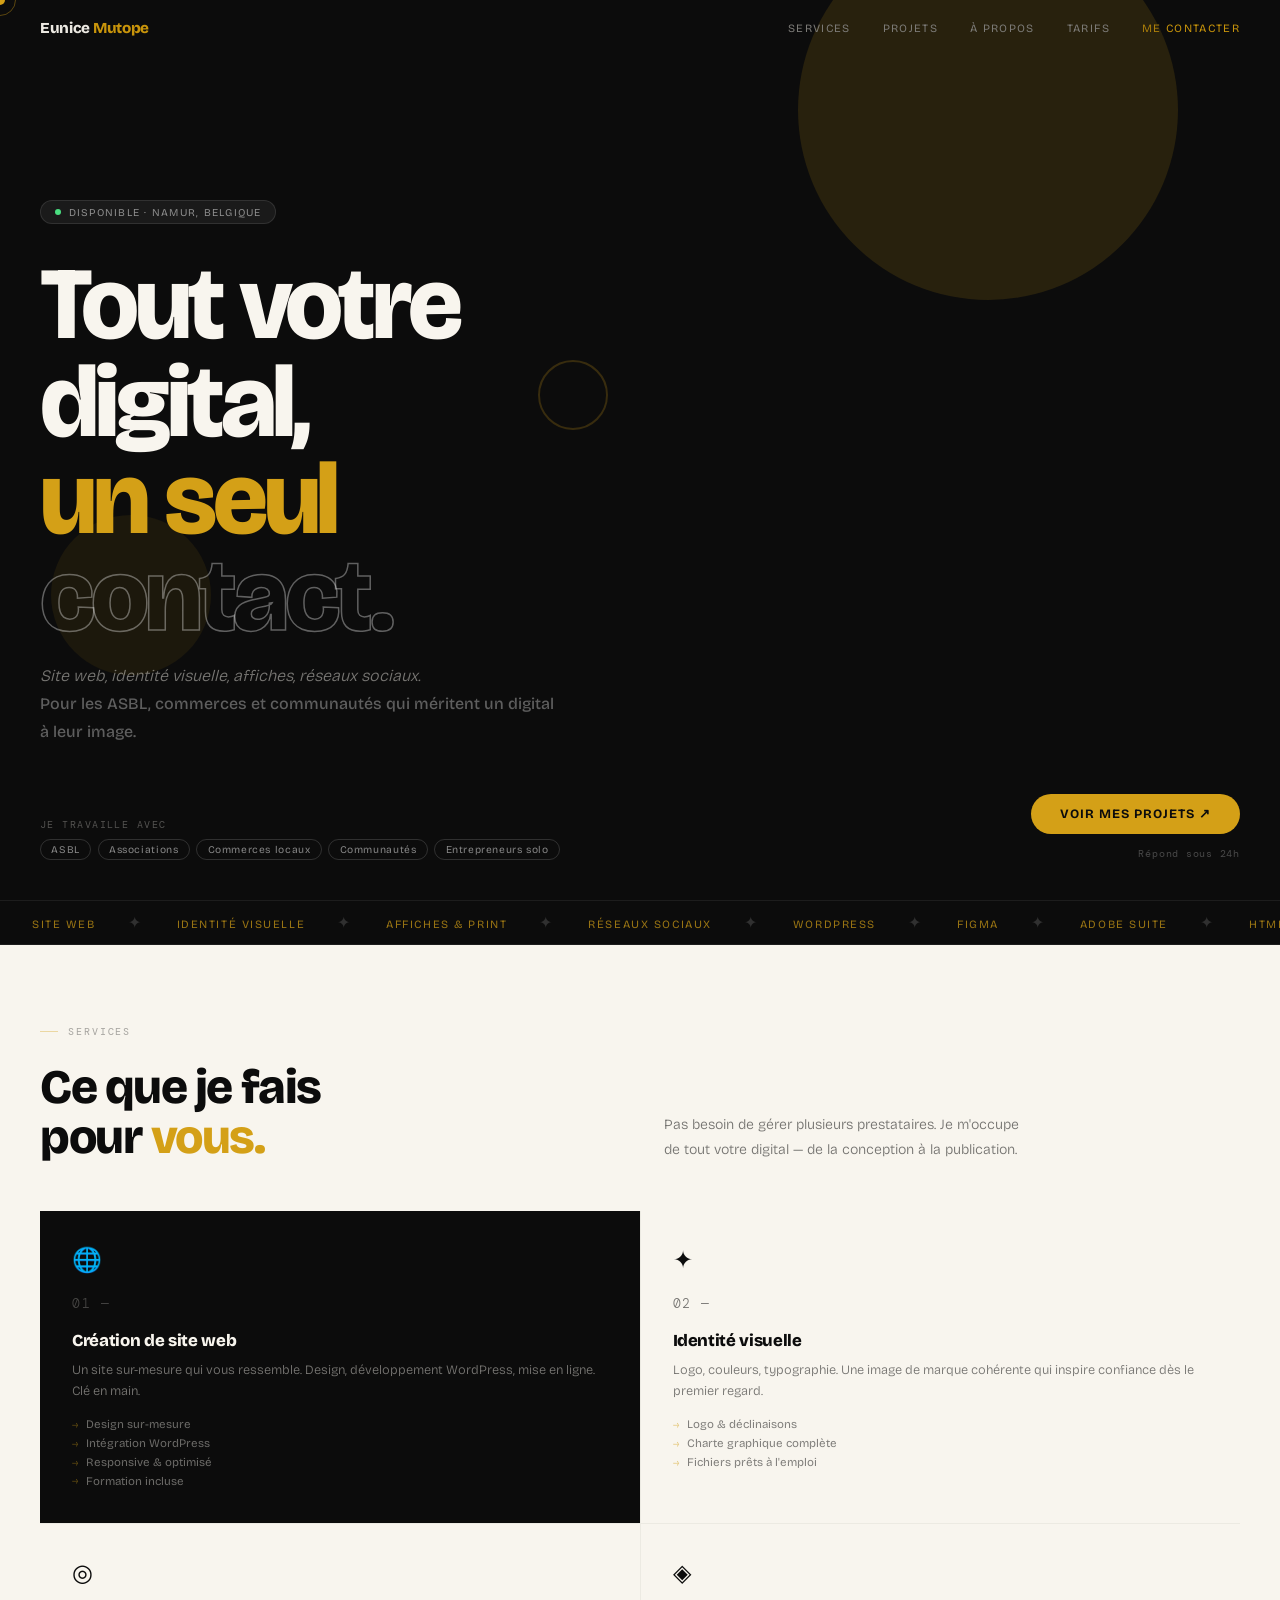
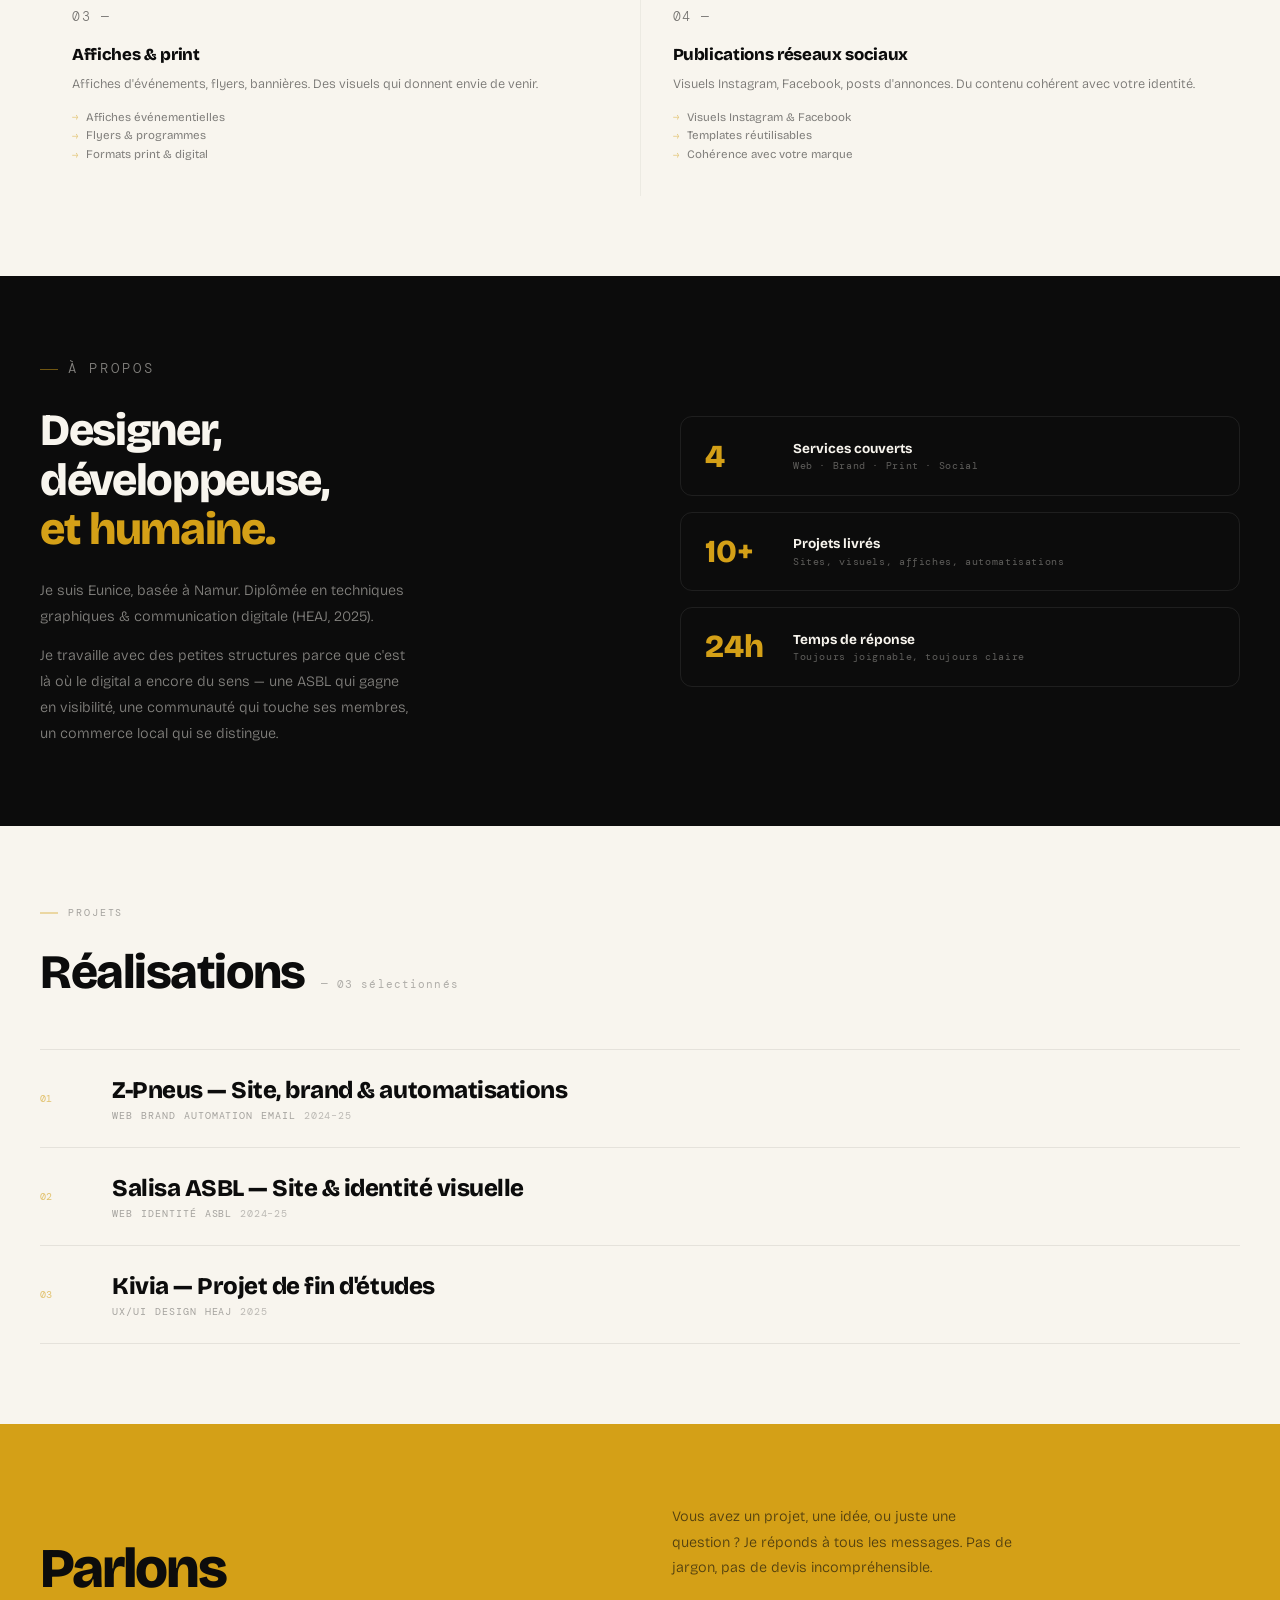
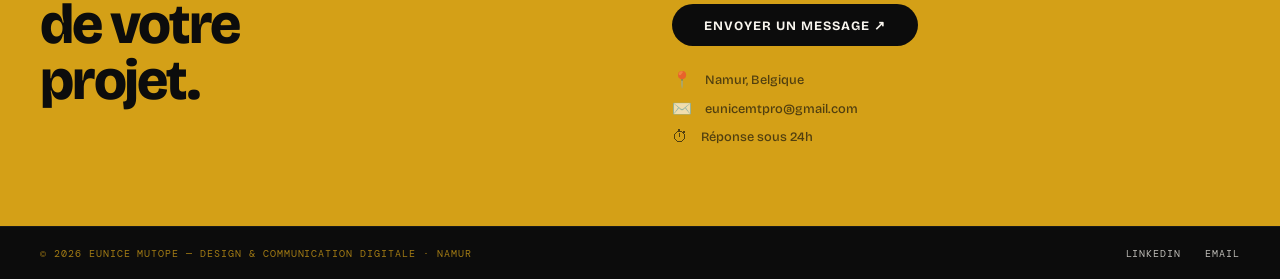
<file: index.html>
<!DOCTYPE html>
<html lang="fr">
<head>
  <meta charset="UTF-8">
  <meta name="viewport" content="width=device-width, initial-scale=1.0">

  <!-- SEO -->
  <title>Eunice Mutope — Design & Communication Digitale · Namur</title>
  <meta name="description" content="Designer web & communication digitale à Namur. Site web, identité visuelle, affiches, réseaux sociaux pour ASBL, commerces et communautés.">
  <meta name="author" content="Eunice Mutope">
  <link rel="canonical" href="https://eunice-mutope-nkongolo.be/">

  <!-- Open Graph (Facebook, LinkedIn, WhatsApp) -->
  <meta property="og:type"        content="website">
  <meta property="og:url"         content="https://eunice-mutope-nkongolo.be/">
  <meta property="og:title"       content="Eunice Mutope — Design & Communication Digitale">
  <meta property="og:description" content="Site web, identité visuelle, affiches, réseaux sociaux pour ASBL, commerces et communautés. Basée à Namur.">
  <meta property="og:image"       content="https://eunice-mutope-nkongolo.be/new/assets/img/og-image.jpg">
  <meta property="og:locale"      content="fr_BE">

  <!-- Twitter Card -->
  <meta name="twitter:card"        content="summary_large_image">
  <meta name="twitter:title"       content="Eunice Mutope — Design & Communication Digitale">
  <meta name="twitter:description" content="Site web, identité visuelle, affiches, réseaux sociaux pour ASBL, commerces et communautés. Basée à Namur.">
  <meta name="twitter:image"       content="https://eunice-mutope-nkongolo.be/assets/img/og-image.jpg">

  <!-- Favicon -->
  <link rel="icon"             type="image/png" sizes="32x32" href="assets/img/favicon.png">
  <link rel="icon"             type="image/png" sizes="16x16" href="assets/img/favicon.png">
  <link rel="apple-touch-icon" sizes="180x180"                href="assets/img/favicon.png">
  <meta name="theme-color" content="#0C0C0C">

  <!-- Fonts -->
  <link rel="preconnect" href="https://fonts.googleapis.com">
  <link href="https://fonts.googleapis.com/css2?family=Bricolage+Grotesque:opsz,wght@12..96,300;12..96,500;12..96,800;12..96,900&family=DM+Mono:ital@0;1&display=swap" rel="stylesheet">
  <link rel="stylesheet" href="assets/css/style.css">
</head>
<body>

  <!-- CURSOR -->
  <div id="cur"></div>
  <div id="cur2"></div>

  <!-- NAV -->
  <nav id="navbar">
    <div class="logo">Eunice <em>Mutope</em></div>
    <button class="nav-toggle" id="navToggle" aria-label="Menu">
      <span></span><span></span>
    </button>
    <div class="nav-r" id="navMenu">
      <a href="#services">Services</a>
      <a href="#projets">Projets</a>
      <a href="#apropos">À propos</a>
      <a href="pricing.html">Tarifs</a>
      <a href="#contact" class="nav-cta">Me contacter</a>
    </div>
  </nav>

  <!-- HERO -->
  <section class="hero" id="hero">
    <div class="sh sh1"></div>
    <div class="sh sh2"></div>
    <div class="sh sh3"></div>
    <div class="hero-content">
      <div class="hero-pill">
        <span class="dot-green"></span>
        Disponible · Namur, Belgique
      </div>
      <h1>
        Tout votre<br>
        digital,<br>
        <em>un seul</em><br>
        <span class="out">contact.</span>
      </h1>
      <p class="hero-tagline">
        Site web, identité visuelle, affiches, réseaux sociaux.<br>
        <strong>Pour les ASBL, commerces et communautés qui méritent un digital à leur image.</strong>
      </p>
      <div class="hero-bottom">
        <div class="hero-clients">
          <p class="hc-label">Je travaille avec</p>
          <div class="hc-tags">
            <span class="hc-tag">ASBL</span>
            <span class="hc-tag">Associations</span>
            <span class="hc-tag">Commerces locaux</span>
            <span class="hc-tag">Communautés</span>
            <span class="hc-tag">Entrepreneurs solo</span>
          </div>
        </div>
        <div class="hero-cta">
          <a href="#projets" class="btn-r">Voir mes projets ↗</a>
          <span class="hero-note">Répond sous 24h</span>
        </div>
      </div>
    </div>
  </section>

  <!-- MARQUEE -->
  <div class="mq" aria-hidden="true">
    <div class="mq-t">
      <s>Site web</s><i>✦</i>
      <s>Identité visuelle</s><i>✦</i>
      <s>Affiches & print</s><i>✦</i>
      <s>Réseaux sociaux</s><i>✦</i>
      <s>WordPress</s><i>✦</i>
      <s>Figma</s><i>✦</i>
      <s>Adobe Suite</s><i>✦</i>
      <s>HTML / CSS</s><i>✦</i>
      <s>Site web</s><i>✦</i>
      <s>Identité visuelle</s><i>✦</i>
      <s>Affiches & print</s><i>✦</i>
      <s>Réseaux sociaux</s><i>✦</i>
      <s>WordPress</s><i>✦</i>
      <s>Figma</s><i>✦</i>
      <s>Adobe Suite</s><i>✦</i>
      <s>HTML / CSS</s><i>✦</i>
    </div>
  </div>

  <!-- SERVICES -->
  <section class="services" id="services">
    <p class="sec-label">Services</p>
    <div class="sv-intro">
      <h2>Ce que je fais<br>pour <em>vous.</em></h2>
      <p>Pas besoin de gérer plusieurs prestataires. Je m'occupe de tout votre digital — de la conception à la publication.</p>
    </div>
    <div class="sv-grid">
      <div class="sv-card featured">
        <span class="sv-icon">🌐</span>
        <p class="sv-n">01 —</p>
        <h3>Création de site web</h3>
        <p>Un site sur-mesure qui vous ressemble. Design, développement WordPress, mise en ligne. Clé en main.</p>
        <ul class="sv-list">
          <li>Design sur-mesure</li>
          <li>Intégration WordPress</li>
          <li>Responsive & optimisé</li>
          <li>Formation incluse</li>
        </ul>
      </div>
      <div class="sv-card">
        <span class="sv-icon">✦</span>
        <p class="sv-n">02 —</p>
        <h3>Identité visuelle</h3>
        <p>Logo, couleurs, typographie. Une image de marque cohérente qui inspire confiance dès le premier regard.</p>
        <ul class="sv-list">
          <li>Logo & déclinaisons</li>
          <li>Charte graphique complète</li>
          <li>Fichiers prêts à l'emploi</li>
        </ul>
      </div>
      <div class="sv-card">
        <span class="sv-icon">◎</span>
        <p class="sv-n">03 —</p>
        <h3>Affiches & print</h3>
        <p>Affiches d'événements, flyers, bannières. Des visuels qui donnent envie de venir.</p>
        <ul class="sv-list">
          <li>Affiches événementielles</li>
          <li>Flyers & programmes</li>
          <li>Formats print & digital</li>
        </ul>
      </div>
      <div class="sv-card">
        <span class="sv-icon">◈</span>
        <p class="sv-n">04 —</p>
        <h3>Publications réseaux sociaux</h3>
        <p>Visuels Instagram, Facebook, posts d'annonces. Du contenu cohérent avec votre identité.</p>
        <ul class="sv-list">
          <li>Visuels Instagram & Facebook</li>
          <li>Templates réutilisables</li>
          <li>Cohérence avec votre marque</li>
        </ul>
      </div>
    </div>
  </section>

  <!-- ABOUT -->
  <section class="about" id="apropos">
    <div class="ab-l">
      <p class="sec-label">À propos</p>
      <h2>Designer,<br>développeuse,<br><em>et humaine.</em></h2>
      <p>Je suis Eunice, basée à Namur. Diplômée en techniques graphiques & communication digitale (HEAJ, 2025).</p>
      <p>Je travaille avec des petites structures parce que c'est là où le digital a encore du sens — une ASBL qui gagne en visibilité, une communauté qui touche ses membres, un commerce local qui se distingue.</p>

    </div>
    <div class="ab-r">
      <div class="ab-stat">
        <span class="ab-stat-num">4</span>
        <div class="ab-stat-text">
          <p class="ab-stat-title">Services couverts</p>
          <p class="ab-stat-sub">Web · Brand · Print · Social</p>
        </div>
      </div>
      <div class="ab-stat">
        <span class="ab-stat-num">10+</span>
        <div class="ab-stat-text">
          <p class="ab-stat-title">Projets livrés</p>
          <p class="ab-stat-sub">Sites, visuels, affiches, automatisations</p>
        </div>
      </div>
      <div class="ab-stat">
        <span class="ab-stat-num">24h</span>
        <div class="ab-stat-text">
          <p class="ab-stat-title">Temps de réponse</p>
          <p class="ab-stat-sub">Toujours joignable, toujours claire</p>
        </div>
      </div>
    </div>
  </section>

  <!-- PROJETS -->
  <section class="work" id="projets">
    <p class="sec-label">Projets</p>
    <div class="wk-top">
      <h2>Réalisations</h2>
      <span>— 03 sélectionnés</span>
    </div>
    <div class="proj-list">

      <a class="proj-item" href="#" aria-label="Projet Z-Pneus">
        <span class="proj-num">01</span>
        <div class="proj-info">
          <div class="proj-name">Z-Pneus — Site, brand & automatisations</div>
          <div class="proj-tags">
            <span class="proj-tag">Web</span>
            <span class="proj-tag">Brand</span>
            <span class="proj-tag">Automation</span>
            <span class="proj-tag">Email</span>
            <span class="proj-year">2024–25</span>
          </div>
        </div>
        <span class="proj-arrow" aria-hidden="true">→</span>
      </a>

      <a class="proj-item" href="#" aria-label="Projet Salisa ASBL">
        <span class="proj-num">02</span>
        <div class="proj-info">
          <div class="proj-name">Salisa ASBL — Site & identité visuelle</div>
          <div class="proj-tags">
            <span class="proj-tag">Web</span>
            <span class="proj-tag">Identité</span>
            <span class="proj-tag">ASBL</span>
            <span class="proj-year">2024–25</span>
          </div>
        </div>
        <span class="proj-arrow" aria-hidden="true">→</span>
      </a>

      <a class="proj-item" href="#" aria-label="Projet Kivia — Projet de fin d'études">
        <span class="proj-num">03</span>
        <div class="proj-info">
          <div class="proj-name">Kivia — Projet de fin d'études</div>
          <div class="proj-tags">
            <span class="proj-tag">UX/UI</span>
            <span class="proj-tag">Design</span>
            <span class="proj-tag">HEAJ</span>
            <span class="proj-year">2025</span>
          </div>
        </div>
        <span class="proj-arrow" aria-hidden="true">→</span>
      </a>

    </div>
  </section>

  <!-- CTA / CONTACT -->
  <section class="cta" id="contact">
    <h2>Parlons<br>de votre<br>projet.</h2>
    <div class="cta-r">
      <p>Vous avez un projet, une idée, ou juste une question ? Je réponds à tous les messages. Pas de jargon, pas de devis incompréhensible.</p>
      <a href="mailto:eunicemtpro@gmail.com" class="btn-dark">Envoyer un message ↗</a>
      <div class="cta-contacts">
        <div class="cta-contact-line">
          <span class="cc-icon">📍</span>
          <strong>Namur, Belgique</strong>
        </div>
        <div class="cta-contact-line">
          <span class="cc-icon">✉️</span>
          <strong>eunicemtpro@gmail.com</strong>
        </div>
        <div class="cta-contact-line">
          <span class="cc-icon">⏱</span>
          <strong>Réponse sous 24h</strong>
        </div>
      </div>
    </div>
  </section>

  <!-- FOOTER -->
  <footer>
    <span class="ft-l">© 2025 Eunice Mutope — Design & Communication digitale · Namur</span>
    <div class="ft-r">
      <a href="https://www.linkedin.com/in/eunice-mutope" target="_blank" rel="noopener">LinkedIn</a>
      <a href="mailto:eunicemtpro@gmail.com">Email</a>
    </div>
  </footer>

  <script src="assets/js/main.js"></script>
</body>
</html>
</file>
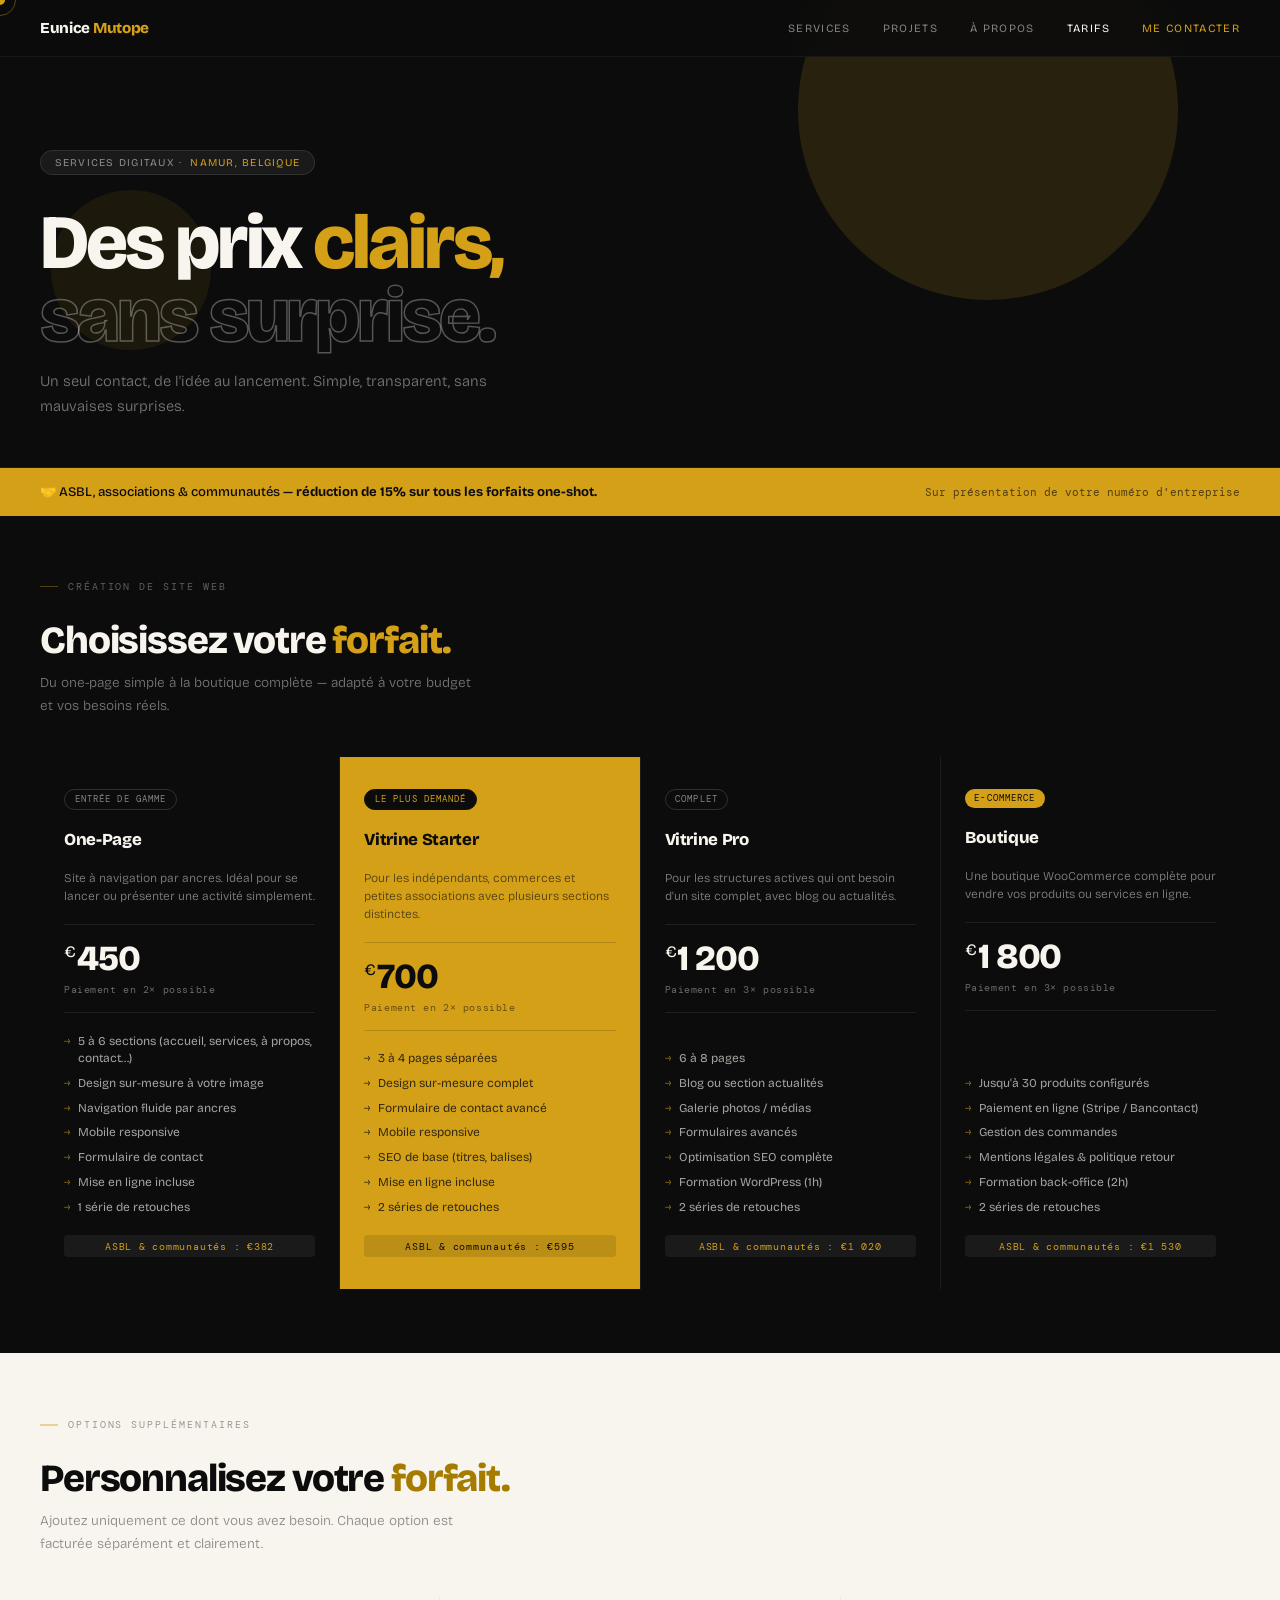
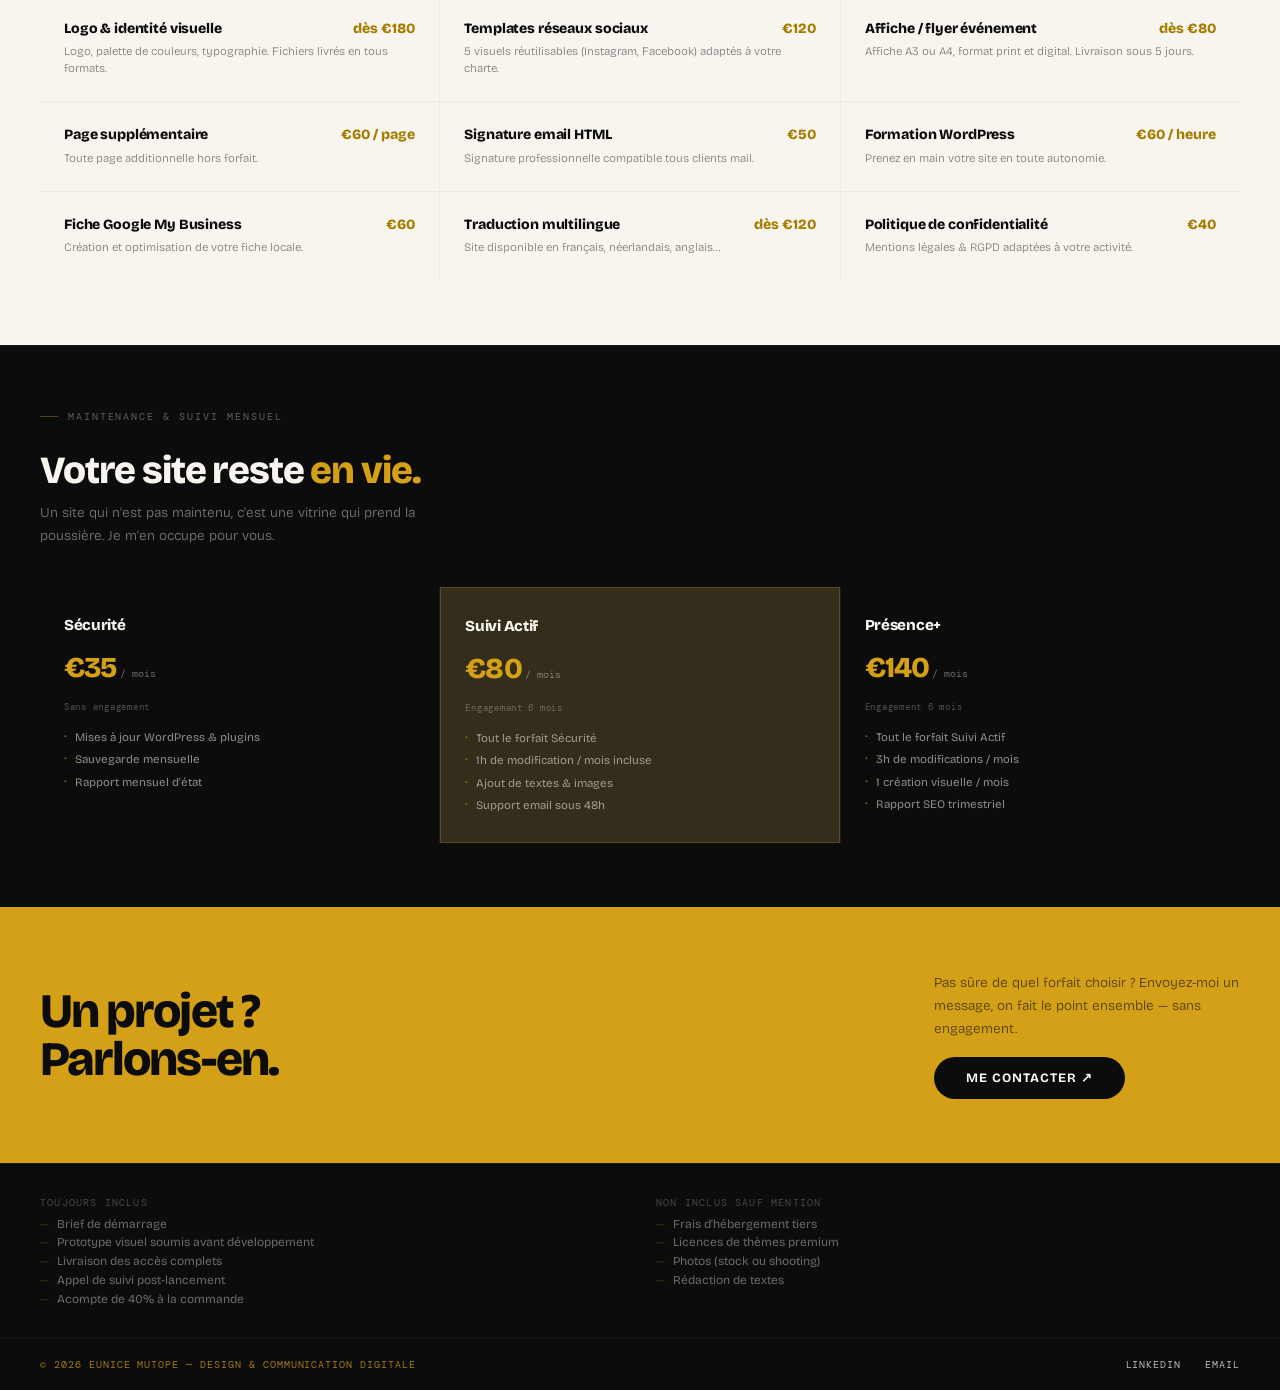
<file: pricing.html>
<!DOCTYPE html>
<html lang="fr">
<head>
  <meta charset="UTF-8">
  <meta name="viewport" content="width=device-width, initial-scale=1.0">
  <meta name="description" content="Tarifs & forfaits — Eunice Mutope, design & communication digitale à Namur.">
  <title>Tarifs — Eunice Mutope · Design & Communication Digitale</title>
  <link rel="canonical" href="https://eunice-mutope-nkongolo.be/pricing">
  <meta property="og:url"   content="https://eunice-mutope-nkongolo.be/pricing">
  <meta property="og:title" content="Tarifs — Eunice Mutope">

  <!-- Open Graph (Facebook, LinkedIn, WhatsApp) -->
  <meta property="og:type"        content="website">
  <meta property="og:url"         content="https://eunice-mutope-nkongolo.be/pricing">
  <meta property="og:title"       content="Eunice Mutope — Design & Communication Digitale">
  <meta property="og:description" content="Site web, identité visuelle, affiches, réseaux sociaux pour ASBL, commerces et communautés. Basée à Namur.">
  <meta property="og:image"       content="https://eunice-mutope-nkongolo.be/new/assets/img/og-image.jpg">
  <meta property="og:locale"      content="fr_BE">

  <!-- Twitter Card -->
  <meta name="twitter:card"        content="summary_large_image">
  <meta name="twitter:title"       content="Eunice Mutope — Design & Communication Digitale">
  <meta name="twitter:description" content="Site web, identité visuelle, affiches, réseaux sociaux pour ASBL, commerces et communautés. Basée à Namur.">
  <meta name="twitter:image"       content="https://eunice-mutope-nkongolo.be/new/assets/img/og-image.jpg">

  <!-- Favicon -->
  <link rel="icon"             type="image/png" sizes="32x32" href="assets/img/favicon.png">
  <link rel="icon"             type="image/png" sizes="16x16" href="assets/img/favicon.png">
  <link rel="apple-touch-icon" sizes="180x180"                href="assets/img/favicon.png">
  <meta name="theme-color" content="#0C0C0C">

  <link rel="preconnect" href="https://fonts.googleapis.com">
  <link href="https://fonts.googleapis.com/css2?family=Bricolage+Grotesque:opsz,wght@12..96,300;12..96,500;12..96,800;12..96,900&family=DM+Mono:ital@0;1&display=swap" rel="stylesheet">
  <link rel="stylesheet" href="assets/css/style.css">
</head>
<body>

<div id="cur"></div>
<div id="cur2"></div>

<nav class="nav-solid">
  <a href="index.html" class="logo">Eunice <em>Mutope</em></a>
  <div class="nav-r">
    <a href="new/index.html#services">Services</a>
    <a href="new/index.html#projets">Projets</a>
    <a href="new/index.html#apropos">À propos</a>
    <a href="pricing.html" class="active">Tarifs</a>
    <a href="new/index.html#contact" class="nav-cta">Me contacter</a>
  </div>
</nav> 

<div class="hero-pricing">
  <div class="sh sh1"></div>
  <div class="sh sh2"></div>
  <div class="hero-content">
    <div class="hero-pill">Services digitaux · <em>Namur, Belgique</em></div>
    <h1>Des prix <em>clairs,</em><br><span class="out">sans surprise.</span></h1>
    <p class="hero-sub">Un seul contact, de l'idée au lancement. Simple, transparent, sans mauvaises surprises.</p>
  </div>
</div>

<div class="asbl-banner">
  <p>🤝 ASBL, associations & communautés — <strong>réduction de 15% sur tous les forfaits one-shot.</strong></p>
  <span>Sur présentation de votre numéro d'entreprise</span>
</div>

<!-- FORFAITS -->
<section class="pricing-section">
  <p class="sec-label">Création de site web</p>
  <div class="sec-intro">
    <h2>Choisissez votre <em>forfait.</em></h2>
    <p>Du one-page simple à la boutique complète — adapté à votre budget et vos besoins réels.</p>
  </div>
  <div class="forfaits">
    <div class="forfait">
      <span class="f-badge def">Entrée de gamme</span>
      <div class="f-name">One-Page</div>
      <div class="f-desc">Site à navigation par ancres. Idéal pour se lancer ou présenter une activité simplement.</div>
      <div class="f-price">
        <div class="amount"><span class="currency">€</span>450</div>
        <div class="note">Paiement en 2× possible</div>
      </div>
      <ul class="f-list">
        <li>5 à 6 sections (accueil, services, à propos, contact…)</li>
        <li>Design sur-mesure à votre image</li>
        <li>Navigation fluide par ancres</li>
        <li>Mobile responsive</li>
        <li>Formulaire de contact</li>
        <li>Mise en ligne incluse</li>
        <li>1 série de retouches</li>
      </ul>
      <div class="f-asbl">ASBL & communautés : €382</div>
    </div>
    <div class="forfait star">
      <span class="f-badge pop">Le plus demandé</span>
      <div class="f-name">Vitrine Starter</div>
      <div class="f-desc">Pour les indépendants, commerces et petites associations avec plusieurs sections distinctes.</div>
      <div class="f-price">
        <div class="amount"><span class="currency">€</span>700</div>
        <div class="note">Paiement en 2× possible</div>
      </div>
      <ul class="f-list">
        <li>3 à 4 pages séparées</li>
        <li>Design sur-mesure complet</li>
        <li>Formulaire de contact avancé</li>
        <li>Mobile responsive</li>
        <li>SEO de base (titres, balises)</li>
        <li>Mise en ligne incluse</li>
        <li>2 séries de retouches</li>
      </ul>
      <div class="f-asbl">ASBL & communautés : €595</div>
    </div>
    <div class="forfait">
      <span class="f-badge def">Complet</span>
      <div class="f-name">Vitrine Pro</div>
      <div class="f-desc">Pour les structures actives qui ont besoin d'un site complet, avec blog ou actualités.</div>
      <div class="f-price">
        <div class="amount"><span class="currency">€</span>1 200</div>
        <div class="note">Paiement en 3× possible</div>
      </div>
      <ul class="f-list">
        <li>6 à 8 pages</li>
        <li>Blog ou section actualités</li>
        <li>Galerie photos / médias</li>
        <li>Formulaires avancés</li>
        <li>Optimisation SEO complète</li>
        <li>Formation WordPress (1h)</li>
        <li>2 séries de retouches</li>
      </ul>
      <div class="f-asbl">ASBL & communautés : €1 020</div>
    </div>
    <div class="forfait">
      <span class="f-badge new">E-commerce</span>
      <div class="f-name">Boutique</div>
      <div class="f-desc">Une boutique WooCommerce complète pour vendre vos produits ou services en ligne.</div>
      <div class="f-price">
        <div class="amount"><span class="currency">€</span>1 800</div>
        <div class="note">Paiement en 3× possible</div>
      </div>
      <ul class="f-list">
        <li>Jusqu'à 30 produits configurés</li>
        <li>Paiement en ligne (Stripe / Bancontact)</li>
        <li>Gestion des commandes</li>
        <li>Mentions légales & politique retour</li>
        <li>Formation back-office (2h)</li>
        <li>2 séries de retouches</li>
      </ul>
      <div class="f-asbl">ASBL & communautés : €1 530</div>
    </div>
  </div>
</section>

<!-- ADD-ONS -->
<section class="pricing-section addons-section">
  <p class="sec-label">Options supplémentaires</p>
  <div class="sec-intro">
    <h2>Personnalisez votre <em>forfait.</em></h2>
    <p>Ajoutez uniquement ce dont vous avez besoin. Chaque option est facturée séparément et clairement.</p>
  </div>
  <div class="addons-grid">
    <div class="addon">
      <div class="addon-top"><span class="addon-name">Logo & identité visuelle</span><span class="addon-price">dès €180</span></div>
      <p class="addon-desc">Logo, palette de couleurs, typographie. Fichiers livrés en tous formats.</p>
    </div>
    <div class="addon">
      <div class="addon-top"><span class="addon-name">Templates réseaux sociaux</span><span class="addon-price">€120</span></div>
      <p class="addon-desc">5 visuels réutilisables (Instagram, Facebook) adaptés à votre charte.</p>
    </div>
    <div class="addon">
      <div class="addon-top"><span class="addon-name">Affiche / flyer événement</span><span class="addon-price">dès €80</span></div>
      <p class="addon-desc">Affiche A3 ou A4, format print et digital. Livraison sous 5 jours.</p>
    </div>
    <div class="addon">
      <div class="addon-top"><span class="addon-name">Page supplémentaire</span><span class="addon-price">€60 / page</span></div>
      <p class="addon-desc">Toute page additionnelle hors forfait.</p>
    </div>
    <div class="addon">
      <div class="addon-top"><span class="addon-name">Signature email HTML</span><span class="addon-price">€50</span></div>
      <p class="addon-desc">Signature professionnelle compatible tous clients mail.</p>
    </div>
    <div class="addon">
      <div class="addon-top"><span class="addon-name">Formation WordPress</span><span class="addon-price">€60 / heure</span></div>
      <p class="addon-desc">Prenez en main votre site en toute autonomie.</p>
    </div>
    <div class="addon">
      <div class="addon-top"><span class="addon-name">Fiche Google My Business</span><span class="addon-price">€60</span></div>
      <p class="addon-desc">Création et optimisation de votre fiche locale.</p>
    </div>
    <div class="addon">
      <div class="addon-top"><span class="addon-name">Traduction multilingue</span><span class="addon-price">dès €120</span></div>
      <p class="addon-desc">Site disponible en français, néerlandais, anglais…</p>
    </div>
    <div class="addon">
      <div class="addon-top"><span class="addon-name">Politique de confidentialité</span><span class="addon-price">€40</span></div>
      <p class="addon-desc">Mentions légales & RGPD adaptées à votre activité.</p>
    </div>
  </div>
</section>

<!-- MAINTENANCE -->
<section class="pricing-section">
  <p class="sec-label">Maintenance & suivi mensuel</p>
  <div class="sec-intro">
    <h2>Votre site reste <em>en vie.</em></h2>
    <p>Un site qui n'est pas maintenu, c'est une vitrine qui prend la poussière. Je m'en occupe pour vous.</p>
  </div>
  <div class="maint-grid">
    <div class="maint">
      <div class="maint-name">Sécurité</div>
      <div class="maint-price"><span class="amount">€35</span><span class="per">/ mois</span></div>
      <div class="maint-note">Sans engagement</div>
      <ul class="maint-list">
        <li>Mises à jour WordPress & plugins</li>
        <li>Sauvegarde mensuelle</li>
        <li>Rapport mensuel d'état</li>
      </ul>
    </div>
    <div class="maint star">
      <div class="maint-name">Suivi Actif</div>
      <div class="maint-price"><span class="amount">€80</span><span class="per">/ mois</span></div>
      <div class="maint-note">Engagement 6 mois</div>
      <ul class="maint-list">
        <li>Tout le forfait Sécurité</li>
        <li>1h de modification / mois incluse</li>
        <li>Ajout de textes & images</li>
        <li>Support email sous 48h</li>
      </ul>
    </div>
    <div class="maint">
      <div class="maint-name">Présence+</div>
      <div class="maint-price"><span class="amount">€140</span><span class="per">/ mois</span></div>
      <div class="maint-note">Engagement 6 mois</div>
      <ul class="maint-list">
        <li>Tout le forfait Suivi Actif</li>
        <li>3h de modifications / mois</li>
        <li>1 création visuelle / mois</li>
        <li>Rapport SEO trimestriel</li>
      </ul>
    </div>
  </div>
</section>

<!-- CTA -->
<section class="cta-pricing">
  <h2>Un projet ?<br>Parlons-en.</h2>
  <div class="cta-r">
    <p>Pas sûre de quel forfait choisir ? Envoyez-moi un message, on fait le point ensemble — sans engagement.</p>
    <a href="mailto:eunicemtpro@gmail.com" class="btn-dark">Me contacter ↗</a>
  </div>
</section>

<div class="footnote">
  <div class="fn-block">
    <p>Toujours inclus</p>
    <ul>
      <li>Brief de démarrage</li>
      <li>Prototype visuel soumis avant développement</li>
      <li>Livraison des accès complets</li>
      <li>Appel de suivi post-lancement</li>
      <li>Acompte de 40% à la commande</li>
    </ul>
  </div>
  <div class="fn-block">
    <p>Non inclus sauf mention</p>
    <ul>
      <li>Frais d'hébergement tiers</li>
      <li>Licences de thèmes premium</li>
      <li>Photos (stock ou shooting)</li>
      <li>Rédaction de textes</li>
    </ul>
  </div>
</div>

<footer>
  <span class="ft-l">© 2025 Eunice Mutope — Design & Communication digitale</span>
  <div class="ft-r">
    <a href="https://www.linkedin.com/in/eunice-mutope" target="_blank" rel="noopener">LinkedIn</a>
    <a href="mailto:eunicemtpro@gmail.com">Email</a>
  </div>
</footer>

<script src="assets/js/main.js"></script>
</body>
</html>
</file>
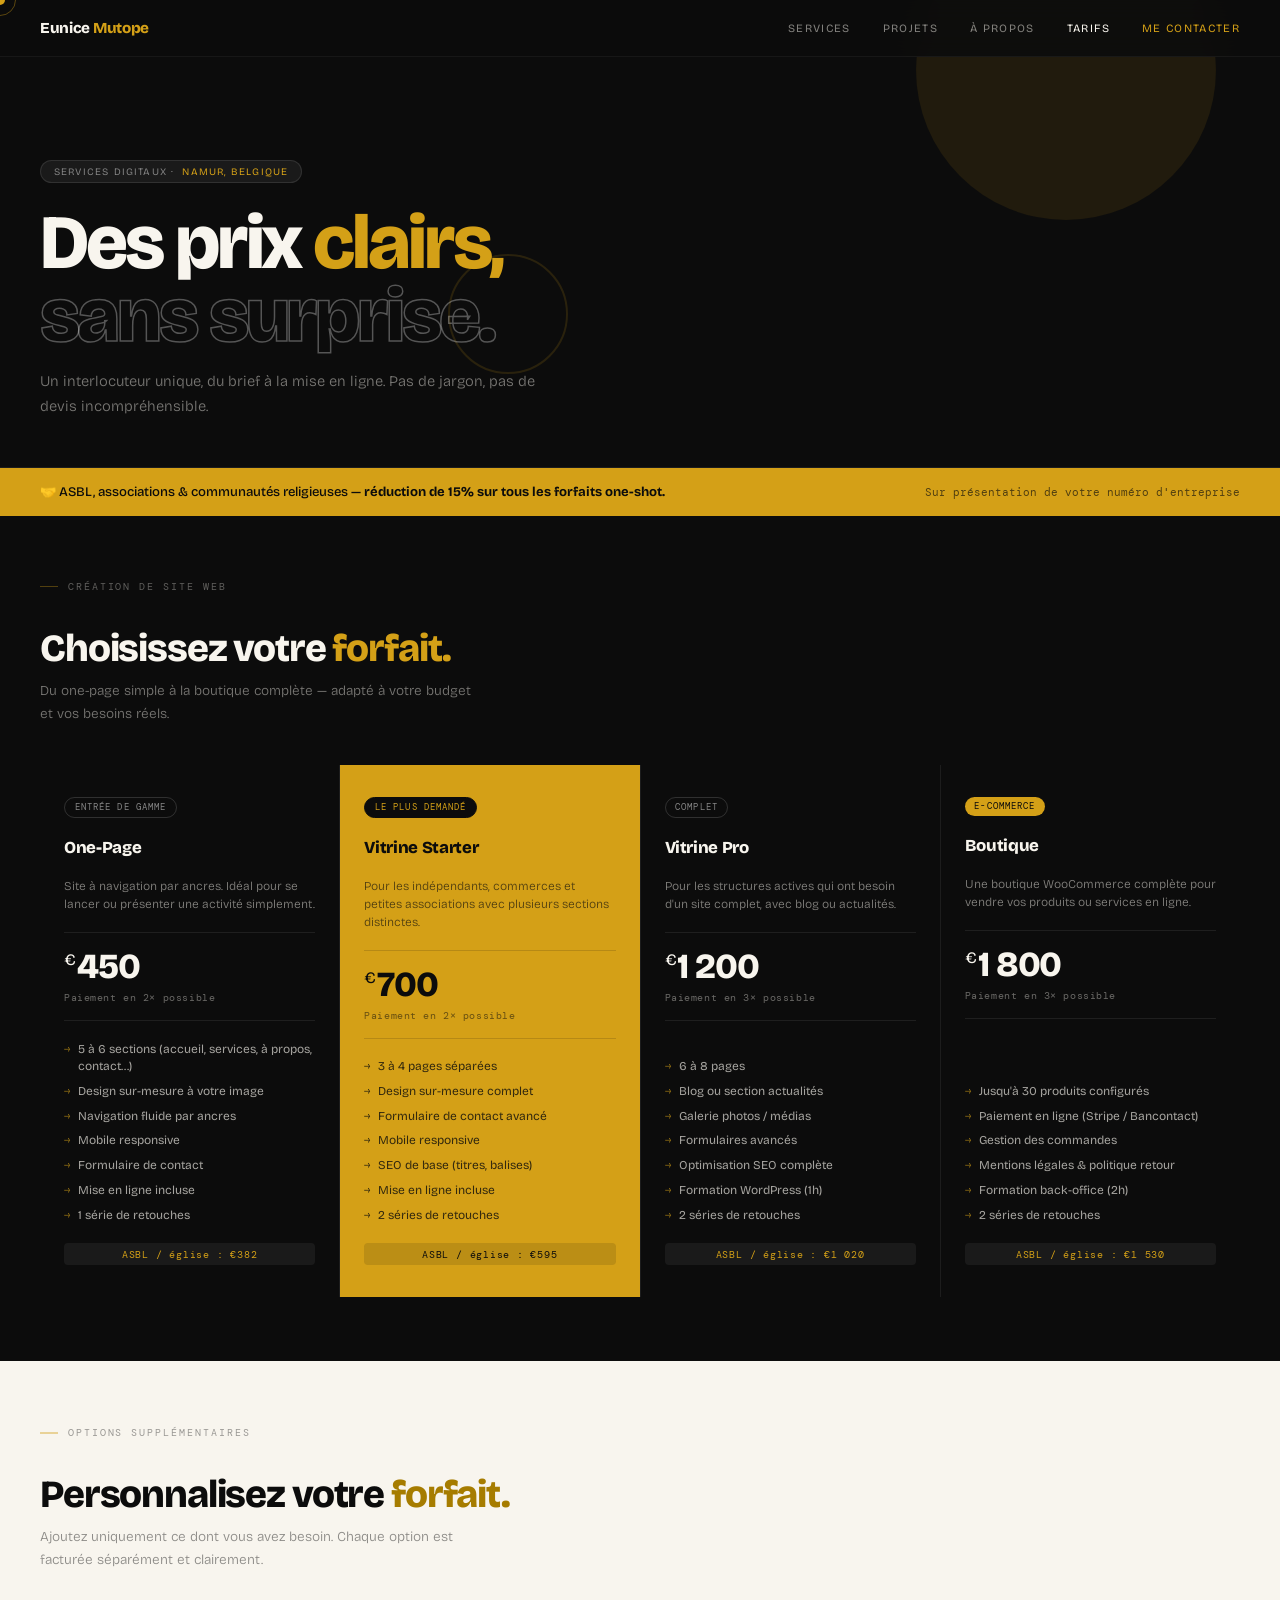
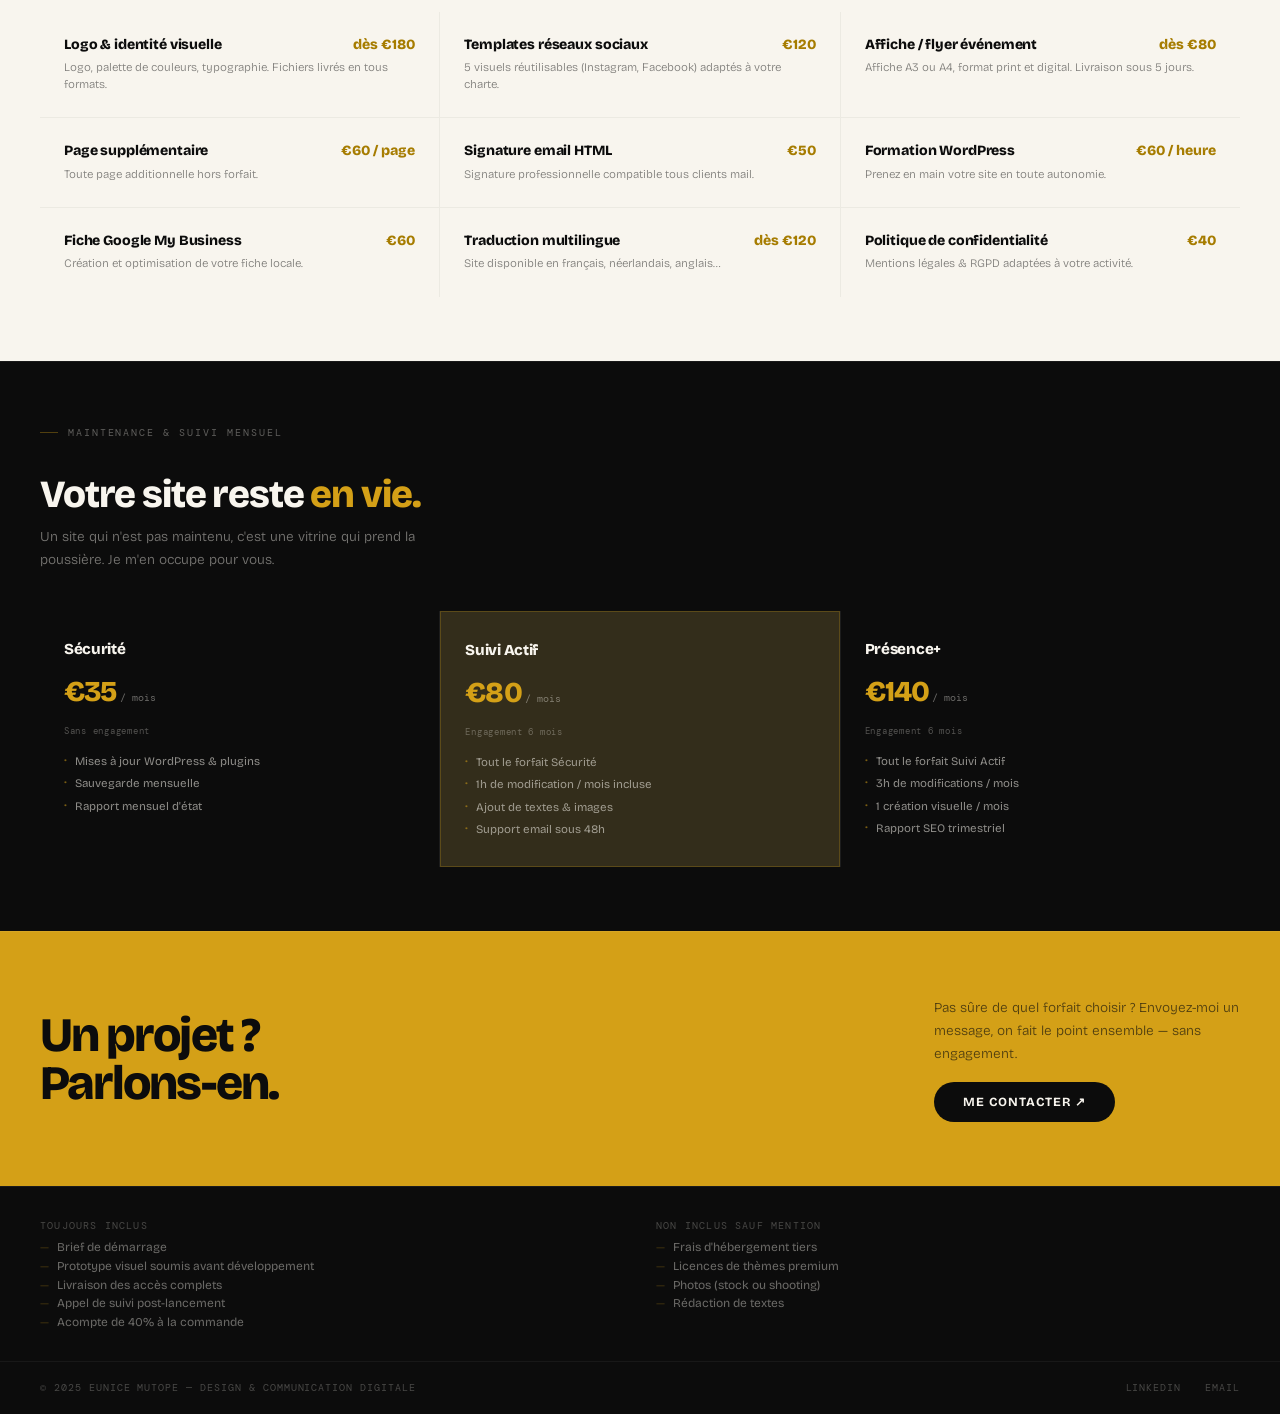
<file: pricing1.html>
<!DOCTYPE html>
<html lang="fr">
<head>
  <meta charset="UTF-8">
  <meta name="viewport" content="width=device-width, initial-scale=1.0">
  <meta name="description" content="Tarifs & forfaits — Eunice Mutope, design & communication digitale à Namur. Sites web, identité visuelle, affiches, réseaux sociaux pour ASBL, commerces et communautés.">
  <title>Tarifs — Eunice Mutope</title>
  <link rel="preconnect" href="https://fonts.googleapis.com">
  <link href="https://fonts.googleapis.com/css2?family=Bricolage+Grotesque:opsz,wght@12..96,300;12..96,500;12..96,800;12..96,900&family=DM+Mono:ital@0;1&display=swap" rel="stylesheet">
  <style>
    *, *::before, *::after { margin: 0; padding: 0; box-sizing: border-box; }

    :root {
      --m:  #D4A017;
      --ml: #F5E6A3;
      --mk: #A67C00;
      --b:  #0C0C0C;
      --w:  #F8F5EE;
      --g:  #ECEAE2;
      --font: 'Bricolage Grotesque', sans-serif;
      --mono: 'DM Mono', monospace;
    }

    html { scroll-behavior: smooth; }
    body { font-family: var(--font); background: var(--b); color: var(--w); overflow-x: hidden; cursor: none; }

    /* CURSOR */
    @media (pointer: fine) {
      #cur  { width:10px;height:10px;background:var(--m);border-radius:50%;position:fixed;pointer-events:none;z-index:9999;transform:translate(-50%,-50%);transition:width .2s,height .2s; }
      #cur2 { width:32px;height:32px;border:1.5px solid var(--m);border-radius:50%;position:fixed;pointer-events:none;z-index:9998;transform:translate(-50%,-50%);transition:all .12s ease;opacity:.4; }
      body:has(a:hover) #cur, body:has(button:hover) #cur { width:20px;height:20px; }
      body:has(a:hover) #cur2, body:has(button:hover) #cur2 { width:56px;height:56px;opacity:.2; }
    }
    @media (pointer: coarse) { #cur,#cur2 { display:none; } body { cursor:auto; } }

    /* NAV */
    nav {
      position: fixed; top: 0; left: 0; right: 0; z-index: 100;
      display: flex; align-items: center; justify-content: space-between;
      padding: 1.2rem 2.5rem;
      background: rgba(12,12,12,.92);
      backdrop-filter: blur(12px);
      border-bottom: 1px solid rgba(255,255,255,.05);
    }
    .logo { font-size: .95rem; font-weight: 900; letter-spacing: -.02em; color: var(--w); text-decoration: none; }
    .logo em { font-style: normal; color: var(--m); }
    .nav-r { display: flex; gap: 2rem; align-items: center; }
    .nav-r a { text-decoration: none; color: var(--w); font-size: .7rem; text-transform: uppercase; letter-spacing: .12em; opacity: .5; transition: opacity .2s; }
    .nav-r a:hover, .nav-r a.active { opacity: 1; }
    .nav-r a.nav-cta { color: var(--m); opacity: 1; }

    /* HERO */
    .hero {
      min-height: 52vh;
      display: flex; flex-direction: column; justify-content: flex-end;
      padding: 8rem 2.5rem 3rem;
      position: relative; overflow: hidden;
      border-bottom: 1px solid rgba(255,255,255,.07);
    }
    .sh { position: absolute; pointer-events: none; border-radius: 50%; }
    .sh1 { width:300px;height:300px;background:var(--m);opacity:.1;top:-80px;right:5%;animation:f1 10s ease-in-out infinite; }
    .sh2 { width:120px;height:120px;border:2px solid var(--m);opacity:.15;bottom:20%;left:35%;animation:f2 8s ease-in-out infinite; }
    @keyframes f1 { 0%,100%{transform:translate(0,0)} 50%{transform:translate(-15px,25px)} }
    @keyframes f2 { 0%,100%{transform:translate(0,0) scale(1)} 50%{transform:translate(10px,-15px) scale(1.15)} }

    .hero-content { position: relative; z-index: 2; }
    .hero-pill {
      display: inline-flex; align-items: center; gap: .5rem;
      background: rgba(255,255,255,.06); border: 1px solid rgba(255,255,255,.1);
      padding: .28rem .8rem; border-radius: 100px;
      font-size: .62rem; text-transform: uppercase; letter-spacing: .12em;
      color: rgba(255,255,255,.45); margin-bottom: 1.5rem;
    }
    .hero-pill em { font-style: normal; color: var(--m); }
    h1 { font-size: clamp(2.5rem, 6vw, 5rem); font-weight: 900; line-height: .95; letter-spacing: -.04em; margin-bottom: 1rem; }
    h1 em { font-style: normal; color: var(--m); }
    h1 .out { -webkit-text-stroke: 1.5px rgba(255,255,255,.3); color: transparent; }
    .hero-sub { font-size: .92rem; opacity: .45; font-weight: 300; max-width: 50ch; line-height: 1.7; }

    /* ASBL BANNER */
    .asbl-banner {
      background: var(--m); color: var(--b);
      padding: 1rem 2.5rem;
      display: flex; align-items: center; justify-content: space-between; gap: 1rem;
    }
    .asbl-banner p { font-size: .82rem; font-weight: 500; }
    .asbl-banner span { font-family: var(--mono); font-size: .7rem; opacity: .65; }

    /* SECTION */
    section { padding: 4rem 2.5rem; }
    section + section { border-top: 1px solid rgba(255,255,255,.06); }

    .sec-label {
      font-family: var(--mono); font-size: .62rem; text-transform: uppercase;
      letter-spacing: .2em; opacity: .35; margin-bottom: 2rem;
      display: flex; align-items: center; gap: .6rem;
    }
    .sec-label::before { content:''; display:block; width:18px; height:1.5px; background:var(--m); }

    .sec-intro { margin-bottom: 2.5rem; }
    .sec-intro h2 { font-size: clamp(1.6rem,3vw,2.4rem); font-weight:900; letter-spacing:-.03em; margin-bottom: .5rem; }
    .sec-intro h2 em { font-style:normal; color:var(--m); }
    .sec-intro p { font-size:.85rem; opacity:.45; font-weight:300; max-width:48ch; line-height:1.7; }

    /* FORFAITS GRID */
    .forfaits { display: grid; grid-template-columns: repeat(4,1fr); gap: 1px; background: rgba(255,255,255,.07); }

    .forfait {
      background: var(--b); padding: 2rem 1.5rem;
      display: flex; flex-direction: column; gap: 1.2rem;
      transition: background .2s; position: relative;
    }
    .forfait:hover { background: #141414; }
    .forfait.star { background: var(--m); color: var(--b); }
    .forfait.star:hover { background: #dda818; }

    .f-badge {
      font-family: var(--mono); font-size: .58rem; text-transform: uppercase;
      letter-spacing: .12em; padding: .2rem .6rem; border-radius: 100px;
      width: fit-content;
    }
    .f-badge.new  { background: var(--m); color: var(--b); }
    .f-badge.pop  { background: var(--b); color: var(--m); border: 1px solid var(--b); }
    .f-badge.def  { border: 1px solid rgba(255,255,255,.15); color: rgba(255,255,255,.5); }
    .f-badge.eco  { border: 1px solid rgba(12,12,12,.3); color: rgba(12,12,12,.5); }

    .f-name { font-size: 1.05rem; font-weight: 900; letter-spacing: -.02em; }
    .f-desc { font-size: .75rem; opacity: .5; font-weight: 300; line-height: 1.5; }
    .forfait.star .f-desc { opacity: .65; }

    .f-price { padding: 1rem 0; border-top: 1px solid rgba(255,255,255,.08); border-bottom: 1px solid rgba(255,255,255,.08); }
    .forfait.star .f-price { border-color: rgba(12,12,12,.15); }
    .f-price .amount { font-size: 2.2rem; font-weight: 900; line-height: 1; letter-spacing: -.03em; }
    .f-price .currency { font-size: 1rem; font-weight: 400; vertical-align: super; margin-right: 2px; }
    .f-price .note { font-family: var(--mono); font-size: .6rem; opacity: .4; margin-top: .4rem; letter-spacing: .06em; }
    .forfait.star .f-price .note { opacity: .55; }

    .f-list { list-style: none; display: flex; flex-direction: column; gap: .5rem; margin-top: auto; }
    .f-list li { font-size: .75rem; display: flex; align-items: flex-start; gap: .5rem; opacity: .65; line-height: 1.4; }
    .f-list li::before { content: '→'; color: var(--m); font-size: .65rem; flex-shrink: 0; margin-top: 1px; }
    .forfait.star .f-list li { opacity: .8; }
    .forfait.star .f-list li::before { color: var(--b); }

    .f-asbl {
      font-family: var(--mono); font-size: .6rem; letter-spacing: .08em;
      padding: .3rem .6rem; background: rgba(255,255,255,.06);
      border-radius: 4px; text-align: center; color: var(--m);
    }
    .forfait.star .f-asbl { background: rgba(12,12,12,.12); color: var(--b); }

    /* ADD-ONS */
    .addons-section { background: var(--w); color: var(--b); }
    .addons-section .sec-label { opacity: .4; }
    .addons-section .sec-intro h2 em { color: var(--mk); }

    .addons-grid { display: grid; grid-template-columns: repeat(3,1fr); gap: 1px; background: var(--g); }
    .addon {
      background: var(--w); padding: 1.5rem;
      display: flex; flex-direction: column; gap: .4rem;
      transition: background .2s; cursor: default;
    }
    .addon:hover { background: var(--ml); }
    .addon-top { display: flex; justify-content: space-between; align-items: flex-start; gap: 1rem; }
    .addon-name { font-size: .88rem; font-weight: 800; letter-spacing: -.01em; }
    .addon-price { font-size: .88rem; font-weight: 900; color: var(--mk); white-space: nowrap; }
    .addon-desc { font-size: .72rem; opacity: .5; font-weight: 300; line-height: 1.5; }

    /* MAINTENANCE */
    .maint-grid { display: grid; grid-template-columns: repeat(3,1fr); gap: 1px; background: rgba(255,255,255,.07); }
    .maint {
      background: var(--b); padding: 1.8rem 1.5rem;
      display: flex; flex-direction: column; gap: 1rem;
      transition: background .2s;
    }
    .maint:hover { background: #141414; }
    .maint.star { background: rgba(212,160,23,.12); border: 1px solid rgba(212,160,23,.25); }
    .maint-name { font-size: .95rem; font-weight: 900; letter-spacing: -.02em; }
    .maint-price .amount { font-size: 1.8rem; font-weight: 900; color: var(--m); letter-spacing: -.03em; }
    .maint-price .per { font-family: var(--mono); font-size: .65rem; opacity: .4; margin-left: .2rem; }
    .maint-note { font-family: var(--mono); font-size: .58rem; opacity: .3; letter-spacing: .08em; }
    .maint-list { list-style: none; display: flex; flex-direction: column; gap: .4rem; }
    .maint-list li { font-size: .72rem; opacity: .55; display: flex; gap: .5rem; line-height: 1.4; }
    .maint-list li::before { content:'·'; color: var(--m); font-size: 1rem; line-height: 1; flex-shrink: 0; }

    /* CTA */
    .cta-section {
      background: var(--m); color: var(--b);
      display: flex; align-items: center; justify-content: space-between; gap: 2rem;
    }
    .cta-section h2 { font-size: clamp(1.8rem,4vw,3rem); font-weight: 900; letter-spacing: -.04em; line-height: 1.0; }
    .cta-r { display: flex; flex-direction: column; gap: 1rem; align-items: flex-start; }
    .cta-r p { font-size: .85rem; opacity: .65; max-width: 34ch; line-height: 1.7; font-weight: 300; }
    .btn-dark {
      display: inline-flex; align-items: center; gap: .5rem;
      background: var(--b); color: var(--w);
      padding: .8rem 1.8rem; border-radius: 100px;
      font-size: .78rem; font-weight: 700;
      text-decoration: none; text-transform: uppercase; letter-spacing: .08em;
      transition: transform .2s;
    }
    .btn-dark:hover { transform: scale(1.04); }

    /* FOOTNOTE */
    .footnote {
      padding: 2rem 2.5rem;
      border-top: 1px solid rgba(255,255,255,.06);
      display: grid; grid-template-columns: 1fr 1fr; gap: 2rem;
    }
    .fn-block p { font-family: var(--mono); font-size: .62rem; opacity: .25; text-transform: uppercase; letter-spacing: .12em; margin-bottom: .5rem; }
    .fn-block ul { list-style: none; display: flex; flex-direction: column; gap: .3rem; }
    .fn-block ul li { font-size: .75rem; opacity: .4; display: flex; gap: .5rem; }
    .fn-block ul li::before { content: '—'; color: var(--m); opacity: .6; }

    /* FOOTER */
    footer {
      background: var(--b); padding: 1.2rem 2.5rem;
      display: flex; justify-content: space-between; align-items: center;
      border-top: 1px solid rgba(255,255,255,.05);
    }
    .ft-l { font-family: var(--mono); font-size: .6rem; opacity: .25; text-transform: uppercase; letter-spacing: .1em; }
    .ft-r { display: flex; gap: 1.5rem; }
    .ft-r a { font-family: var(--mono); font-size: .6rem; color: var(--w); opacity: .25; text-decoration: none; text-transform: uppercase; letter-spacing: .1em; transition: opacity .2s; }
    .ft-r a:hover { opacity: .8; }

    /* RESPONSIVE */
    @media (max-width: 900px) {
      .forfaits { grid-template-columns: repeat(2,1fr); }
      .addons-grid { grid-template-columns: repeat(2,1fr); }
      .maint-grid { grid-template-columns: 1fr; }
    }
    @media (max-width: 600px) {
      nav { padding: 1rem 1.5rem; }
      .nav-r { display: none; }
      .forfaits { grid-template-columns: 1fr; }
      .addons-grid { grid-template-columns: 1fr; }
      section { padding: 3rem 1.5rem; }
      .asbl-banner { flex-direction: column; align-items: flex-start; }
      .cta-section { flex-direction: column; }
      .footnote { grid-template-columns: 1fr; }
      footer { flex-direction: column; gap: .6rem; }
    }
  </style>
</head>
<body>

<div id="cur"></div>
<div id="cur2"></div>

<nav>
  <a href="index.html" class="logo">Eunice <em>Mutope</em></a>
  <div class="nav-r">
    <a href="index.html#services">Services</a>
    <a href="index.html#projets">Projets</a>
    <a href="index.html#apropos">À propos</a>
    <a href="pricing.html" class="active">Tarifs</a>
    <a href="index.html#contact" class="nav-cta">Me contacter</a>
  </div>
</nav>

<!-- HERO -->
<div class="hero">
  <div class="sh sh1"></div>
  <div class="sh sh2"></div>
  <div class="hero-content">
    <div class="hero-pill">Services digitaux · <em>Namur, Belgique</em></div>
    <h1>
      Des prix <em>clairs,</em><br>
      <span class="out">sans surprise.</span>
    </h1>
    <p class="hero-sub">Un interlocuteur unique, du brief à la mise en ligne. Pas de jargon, pas de devis incompréhensible.</p>
  </div>
</div>

<!-- ASBL BANNER -->
<div class="asbl-banner">
  <p>🤝 ASBL, associations & communautés religieuses — <strong>réduction de 15% sur tous les forfaits one-shot.</strong></p>
  <span>Sur présentation de votre numéro d'entreprise</span>
</div>

<!-- FORFAITS -->
<section>
  <p class="sec-label">Création de site web</p>
  <div class="sec-intro">
    <h2>Choisissez votre <em>forfait.</em></h2>
    <p>Du one-page simple à la boutique complète — adapté à votre budget et vos besoins réels.</p>
  </div>
  <div class="forfaits">

    <div class="forfait">
      <span class="f-badge def">Entrée de gamme</span>
      <div class="f-name">One-Page</div>
      <div class="f-desc">Site à navigation par ancres. Idéal pour se lancer ou présenter une activité simplement.</div>
      <div class="f-price">
        <div class="amount"><span class="currency">€</span>450</div>
        <div class="note">Paiement en 2× possible</div>
      </div>
      <ul class="f-list">
        <li>5 à 6 sections (accueil, services, à propos, contact…)</li>
        <li>Design sur-mesure à votre image</li>
        <li>Navigation fluide par ancres</li>
        <li>Mobile responsive</li>
        <li>Formulaire de contact</li>
        <li>Mise en ligne incluse</li>
        <li>1 série de retouches</li>
      </ul>
      <div class="f-asbl">ASBL / église : €382</div>
    </div>

    <div class="forfait star">
      <span class="f-badge pop">Le plus demandé</span>
      <div class="f-name">Vitrine Starter</div>
      <div class="f-desc">Pour les indépendants, commerces et petites associations avec plusieurs sections distinctes.</div>
      <div class="f-price">
        <div class="amount"><span class="currency">€</span>700</div>
        <div class="note">Paiement en 2× possible</div>
      </div>
      <ul class="f-list">
        <li>3 à 4 pages séparées</li>
        <li>Design sur-mesure complet</li>
        <li>Formulaire de contact avancé</li>
        <li>Mobile responsive</li>
        <li>SEO de base (titres, balises)</li>
        <li>Mise en ligne incluse</li>
        <li>2 séries de retouches</li>
      </ul>
      <div class="f-asbl">ASBL / église : €595</div>
    </div>

    <div class="forfait">
      <span class="f-badge def">Complet</span>
      <div class="f-name">Vitrine Pro</div>
      <div class="f-desc">Pour les structures actives qui ont besoin d'un site complet, avec blog ou actualités.</div>
      <div class="f-price">
        <div class="amount"><span class="currency">€</span>1 200</div>
        <div class="note">Paiement en 3× possible</div>
      </div>
      <ul class="f-list">
        <li>6 à 8 pages</li>
        <li>Blog ou section actualités</li>
        <li>Galerie photos / médias</li>
        <li>Formulaires avancés</li>
        <li>Optimisation SEO complète</li>
        <li>Formation WordPress (1h)</li>
        <li>2 séries de retouches</li>
      </ul>
      <div class="f-asbl">ASBL / église : €1 020</div>
    </div>

    <div class="forfait">
      <span class="f-badge new">E-commerce</span>
      <div class="f-name">Boutique</div>
      <div class="f-desc">Une boutique WooCommerce complète pour vendre vos produits ou services en ligne.</div>
      <div class="f-price">
        <div class="amount"><span class="currency">€</span>1 800</div>
        <div class="note">Paiement en 3× possible</div>
      </div>
      <ul class="f-list">
        <li>Jusqu'à 30 produits configurés</li>
        <li>Paiement en ligne (Stripe / Bancontact)</li>
        <li>Gestion des commandes</li>
        <li>Mentions légales & politique retour</li>
        <li>Formation back-office (2h)</li>
        <li>2 séries de retouches</li>
      </ul>
      <div class="f-asbl">ASBL / église : €1 530</div>
    </div>

  </div>
</section>

<!-- ADD-ONS -->
<section class="addons-section">
  <p class="sec-label">Options supplémentaires</p>
  <div class="sec-intro">
    <h2>Personnalisez votre <em>forfait.</em></h2>
    <p>Ajoutez uniquement ce dont vous avez besoin. Chaque option est facturée séparément et clairement.</p>
  </div>
  <div class="addons-grid">
    <div class="addon">
      <div class="addon-top">
        <span class="addon-name">Logo & identité visuelle</span>
        <span class="addon-price">dès €180</span>
      </div>
      <p class="addon-desc">Logo, palette de couleurs, typographie. Fichiers livrés en tous formats.</p>
    </div>
    <div class="addon">
      <div class="addon-top">
        <span class="addon-name">Templates réseaux sociaux</span>
        <span class="addon-price">€120</span>
      </div>
      <p class="addon-desc">5 visuels réutilisables (Instagram, Facebook) adaptés à votre charte.</p>
    </div>
    <div class="addon">
      <div class="addon-top">
        <span class="addon-name">Affiche / flyer événement</span>
        <span class="addon-price">dès €80</span>
      </div>
      <p class="addon-desc">Affiche A3 ou A4, format print et digital. Livraison sous 5 jours.</p>
    </div>
    <div class="addon">
      <div class="addon-top">
        <span class="addon-name">Page supplémentaire</span>
        <span class="addon-price">€60 / page</span>
      </div>
      <p class="addon-desc">Toute page additionnelle hors forfait.</p>
    </div>
    <div class="addon">
      <div class="addon-top">
        <span class="addon-name">Signature email HTML</span>
        <span class="addon-price">€50</span>
      </div>
      <p class="addon-desc">Signature professionnelle compatible tous clients mail.</p>
    </div>
    <div class="addon">
      <div class="addon-top">
        <span class="addon-name">Formation WordPress</span>
        <span class="addon-price">€60 / heure</span>
      </div>
      <p class="addon-desc">Prenez en main votre site en toute autonomie.</p>
    </div>
    <div class="addon">
      <div class="addon-top">
        <span class="addon-name">Fiche Google My Business</span>
        <span class="addon-price">€60</span>
      </div>
      <p class="addon-desc">Création et optimisation de votre fiche locale.</p>
    </div>
    <div class="addon">
      <div class="addon-top">
        <span class="addon-name">Traduction multilingue</span>
        <span class="addon-price">dès €120</span>
      </div>
      <p class="addon-desc">Site disponible en français, néerlandais, anglais…</p>
    </div>
    <div class="addon">
      <div class="addon-top">
        <span class="addon-name">Politique de confidentialité</span>
        <span class="addon-price">€40</span>
      </div>
      <p class="addon-desc">Mentions légales & RGPD adaptées à votre activité.</p>
    </div>
  </div>
</section>

<!-- MAINTENANCE -->
<section>
  <p class="sec-label">Maintenance & suivi mensuel</p>
  <div class="sec-intro">
    <h2>Votre site reste <em>en vie.</em></h2>
    <p>Un site qui n'est pas maintenu, c'est une vitrine qui prend la poussière. Je m'en occupe pour vous.</p>
  </div>
  <div class="maint-grid">
    <div class="maint">
      <div class="maint-name">Sécurité</div>
      <div class="maint-price"><span class="amount">€35</span><span class="per">/ mois</span></div>
      <div class="maint-note">Sans engagement</div>
      <ul class="maint-list">
        <li>Mises à jour WordPress & plugins</li>
        <li>Sauvegarde mensuelle</li>
        <li>Rapport mensuel d'état</li>
      </ul>
    </div>
    <div class="maint star">
      <div class="maint-name">Suivi Actif</div>
      <div class="maint-price"><span class="amount">€80</span><span class="per">/ mois</span></div>
      <div class="maint-note">Engagement 6 mois</div>
      <ul class="maint-list">
        <li>Tout le forfait Sécurité</li>
        <li>1h de modification / mois incluse</li>
        <li>Ajout de textes & images</li>
        <li>Support email sous 48h</li>
      </ul>
    </div>
    <div class="maint">
      <div class="maint-name">Présence+</div>
      <div class="maint-price"><span class="amount">€140</span><span class="per">/ mois</span></div>
      <div class="maint-note">Engagement 6 mois</div>
      <ul class="maint-list">
        <li>Tout le forfait Suivi Actif</li>
        <li>3h de modifications / mois</li>
        <li>1 création visuelle / mois</li>
        <li>Rapport SEO trimestriel</li>
      </ul>
    </div>
  </div>
</section>

<!-- CTA -->
<section class="cta-section">
  <h2>Un projet ?<br>Parlons-en.</h2>
  <div class="cta-r">
    <p>Pas sûre de quel forfait choisir ? Envoyez-moi un message, on fait le point ensemble — sans engagement.</p>
    <a href="mailto:eunicemtpro@gmail.com" class="btn-dark">Me contacter ↗</a>
  </div>
</section>

<!-- FOOTNOTE -->
<div class="footnote">
  <div class="fn-block">
    <p>Toujours inclus</p>
    <ul>
      <li>Brief de démarrage</li>
      <li>Prototype visuel soumis avant développement</li>
      <li>Livraison des accès complets</li>
      <li>Appel de suivi post-lancement</li>
      <li>Acompte de 40% à la commande</li>
    </ul>
  </div>
  <div class="fn-block">
    <p>Non inclus sauf mention</p>
    <ul>
      <li>Frais d'hébergement tiers</li>
      <li>Licences de thèmes premium</li>
      <li>Photos (stock ou shooting)</li>
      <li>Rédaction de textes</li>
    </ul>
  </div>
</div>

<footer>
  <span class="ft-l">© 2025 Eunice Mutope — Design & Communication digitale</span>
  <div class="ft-r">
    <a href="https://www.linkedin.com/in/eunice-mutope" target="_blank" rel="noopener">LinkedIn</a>
    <a href="mailto:eunicemtpro@gmail.com">Email</a>
  </div>
</footer>

<script>
  const c = document.getElementById('cur'), c2 = document.getElementById('cur2');
  if (c && c2 && window.matchMedia('(pointer: fine)').matches) {
    let mx=0,my=0,x=0,y=0;
    document.addEventListener('mousemove', e => { mx=e.clientX; my=e.clientY; c.style.left=mx+'px'; c.style.top=my+'px'; });
    (function loop(){ x+=(mx-x)*.14; y+=(my-y)*.14; c2.style.left=x+'px'; c2.style.top=y+'px'; requestAnimationFrame(loop); })();
  }
</script>

</body>
</html>
</file>
<file: assets/css/style.css>
/* =============================================
   EUNICE MUTOPE — Portfolio
   style.css
   ============================================= */

/* === RESET & VARIABLES === */
*, *::before, *::after { margin: 0; padding: 0; box-sizing: border-box; }

:root {
  --m:    #D4A017;
  --ml:   #F5E6A3;
  --mk:   #A67C00;
  --b:    #0C0C0C;
  --w:    #F8F5EE;
  --g:    #ECEAE2;
  --font: 'Bricolage Grotesque', sans-serif;
  --mono: 'DM Mono', monospace;
}

html { scroll-behavior: smooth; }
body { font-family: var(--font); background: var(--b); color: var(--w); overflow-x: hidden; cursor: none; }

/* =============================================
   CURSOR
   ============================================= */
@media (pointer: fine) {
  #cur  { width:10px;height:10px;background:var(--m);border-radius:50%;position:fixed;pointer-events:none;z-index:9999;transform:translate(-50%,-50%);transition:width .2s,height .2s; }
  #cur2 { width:32px;height:32px;border:1.5px solid var(--m);border-radius:50%;position:fixed;pointer-events:none;z-index:9998;transform:translate(-50%,-50%);transition:all .12s ease;opacity:.4; }
  body:has(a:hover) #cur,
  body:has(button:hover) #cur  { width:20px;height:20px; }
  body:has(a:hover) #cur2,
  body:has(button:hover) #cur2 { width:56px;height:56px;opacity:.25; }
}
@media (pointer: coarse) { #cur,#cur2 { display:none; } body { cursor:auto; } }

/* =============================================
   NAV — partagé index + pricing
   ============================================= */
nav {
  position: fixed; top:0; left:0; right:0; z-index:100;
  display: flex; align-items:center; justify-content:space-between;
  padding: 1.2rem 2.5rem;
  mix-blend-mode: difference;
  transition: background .3s;
}
nav.nav-solid {
  mix-blend-mode: normal;
  background: rgba(12,12,12,.92);
  backdrop-filter: blur(12px);
  border-bottom: 1px solid rgba(255,255,255,.05);
}
.logo { font-size:.95rem;font-weight:900;letter-spacing:-.02em;color:var(--w);text-decoration:none; }
.logo em { font-style:normal;color:var(--m); }
.nav-r { display:flex;gap:2rem;align-items:center; }
.nav-r a { text-decoration:none;color:var(--w);font-size:.7rem;text-transform:uppercase;letter-spacing:.12em;opacity:.5;transition:opacity .2s; }
.nav-r a:hover,
.nav-r a.active { opacity:1; }
.nav-r a.nav-cta { opacity:1;color:var(--m); }
.nav-toggle { display:none; }

/* =============================================
   FLOATING SHAPES — partagées
   ============================================= */
.sh { position:absolute;pointer-events:none;border-radius:50%; }
.sh1 { width:380px;height:380px;background:var(--m);opacity:.14;top:-80px;right:8%;animation:f1 9s ease-in-out infinite; }
.sh2 { width:160px;height:160px;background:var(--m);opacity:.08;bottom:25%;left:4%;animation:f2 12s ease-in-out infinite; }
.sh3 { width:70px;height:70px;border:2px solid var(--m);opacity:.22;top:40%;left:42%;animation:f3 7s ease-in-out infinite; }
@keyframes f1 { 0%,100%{transform:translate(0,0)} 50%{transform:translate(-20px,30px)} }
@keyframes f2 { 0%,100%{transform:translate(0,0) rotate(0deg)} 50%{transform:translate(25px,-35px) rotate(20deg)} }
@keyframes f3 { 0%,100%{transform:translate(0,0) scale(1)} 50%{transform:translate(-10px,15px) scale(1.2)} }

/* =============================================
   COMPOSANTS PARTAGÉS
   ============================================= */

/* Pill badge */
.hero-pill {
  display:inline-flex;align-items:center;gap:.5rem;
  background:rgba(255,255,255,.06);border:1px solid rgba(255,255,255,.1);
  padding:.3rem .85rem;border-radius:100px;
  font-size:.65rem;text-transform:uppercase;letter-spacing:.12em;color:rgba(255,255,255,.5);
  margin-bottom:2rem;
}
.hero-pill em { font-style:normal;color:var(--m); }

/* Dot animé */
.dot-green { width:6px;height:6px;border-radius:50%;background:#4ade80;animation:pulse 2s infinite; }
@keyframes pulse { 0%,100%{opacity:1} 50%{opacity:.3} }

/* Section label */
.sec-label {
  font-family:var(--mono);font-size:.62rem;text-transform:uppercase;
  letter-spacing:.2em;opacity:.35;margin-bottom:1.5rem;
  display:flex;align-items:center;gap:.6rem;
}
.sec-label::before { content:'';display:block;width:18px;height:1.5px;background:var(--m); }

/* Section intro (pricing) */
.sec-intro { margin-bottom:2.5rem; }
.sec-intro h2 { font-size:clamp(1.6rem,3vw,2.4rem);font-weight:900;letter-spacing:-.03em;margin-bottom:.5rem; }
.sec-intro h2 em { font-style:normal;color:var(--m); }
.sec-intro p { font-size:.85rem;opacity:.45;font-weight:300;max-width:48ch;line-height:1.7; }

/* Boutons */
.btn-r {
  display:inline-flex;align-items:center;gap:.5rem;
  background:var(--m);color:var(--b);padding:.8rem 1.8rem;border-radius:100px;
  font-size:.8rem;font-weight:700;text-decoration:none;text-transform:uppercase;letter-spacing:.08em;
  transition:transform .2s,background .2s;
}
.btn-r:hover { transform:scale(1.04);background:#e8b520; }

.btn-dark {
  display:inline-flex;align-items:center;gap:.5rem;
  background:var(--b);color:var(--w);padding:.85rem 2rem;border-radius:100px;
  font-size:.8rem;font-weight:700;text-decoration:none;text-transform:uppercase;letter-spacing:.08em;
  transition:transform .2s;width:fit-content;
}
.btn-dark:hover { transform:scale(1.04); }

/* Footer */
footer { background:var(--b);color:var(--m);padding:1.2rem 2.5rem;display:flex;justify-content:space-between;align-items:center;border-top:1px solid rgba(255,255,255,.05); }
.ft-l { font-family:var(--mono);font-size:.6rem;opacity:.75;text-transform:uppercase;letter-spacing:.1em; }
.ft-r { display:flex;gap:1.5rem; }
.ft-r a { font-family:var(--mono);font-size:.6rem;color:var(--w);opacity:.75;text-decoration:none;text-transform:uppercase;letter-spacing:.1em;transition:opacity .2s; }
.ft-r a:hover { opacity:.8; }

/* Footnote */
.footnote { padding:2rem 2.5rem;border-top:1px solid rgba(255,255,255,.06);display:grid;grid-template-columns:1fr 1fr;gap:2rem; }
.fn-block p { font-family:var(--mono);font-size:.62rem;opacity:.25;text-transform:uppercase;letter-spacing:.12em;margin-bottom:.5rem; }
.fn-block ul { list-style:none;display:flex;flex-direction:column;gap:.3rem; }
.fn-block ul li { font-size:.75rem;opacity:.4;display:flex;gap:.5rem; }
.fn-block ul li::before { content:'—';color:var(--m);opacity:.6; }

/* =============================================
   INDEX — HERO
   ============================================= */
.hero {
  min-height:100vh;display:flex;flex-direction:column;justify-content:flex-end;
  padding:2.5rem;position:relative;overflow:hidden;background:var(--b);
}
.hero-content { position:relative;z-index:2; }

.hero h1 {
  font-size:clamp(3rem,8vw,6.5rem);font-weight:900;line-height:.95;
  letter-spacing:-.04em;margin-bottom:1rem;
}
.hero h1 em  { font-style:normal;color:var(--m); }
.hero h1 .out { -webkit-text-stroke:1.5px rgba(255,255,255,.35);color:transparent; }

.hero-tagline { font-size:clamp(.88rem,1.4vw,1rem);opacity:.45;font-weight:300;max-width:52ch;line-height:1.75;margin-bottom:3rem;font-style:italic; }
.hero-tagline strong { font-style:normal;font-weight:500;color:rgba(255,255,255,.75); }
.hero-bottom { display:flex;align-items:flex-end;justify-content:space-between;gap:2rem; }
.hc-label { font-family:var(--mono);font-size:.6rem;text-transform:uppercase;letter-spacing:.15em;opacity:.3;margin-bottom:.5rem; }
.hc-tags { display:flex;flex-wrap:wrap;gap:.4rem; }
.hc-tag { padding:.2rem .65rem;border:1px solid rgba(255,255,255,.15);border-radius:100px;font-size:.64rem;color:rgba(255,255,255,.5);letter-spacing:.06em;transition:border-color .2s,color .2s; }
.hc-tag:hover { border-color:var(--m);color:var(--m); }
.hero-cta { display:flex;flex-direction:column;align-items:flex-end;gap:.8rem; }
.hero-note { font-family:var(--mono);font-size:.6rem;color:rgba(255,255,255,.25);letter-spacing:.08em; }

/* =============================================
   INDEX — MARQUEE
   ============================================= */
.mq { overflow:hidden;white-space:nowrap;padding:.75rem 0;border-top:1px solid rgba(255,255,255,.07);border-bottom:1px solid rgba(255,255,255,.07); }
.mq-t { display:inline-block;animation:mq 26s linear infinite; }
.mq-t s { text-decoration:none;font-size:.7rem;text-transform:uppercase;letter-spacing:.14em;color:var(--m);opacity:.7;margin:0 2rem; }
.mq-t i { font-style:normal;color:rgba(255,255,255,.15);margin:0; }
@keyframes mq { from{transform:translateX(0)} to{transform:translateX(-50%)} }

/* =============================================
   INDEX — SERVICES
   ============================================= */
.services { background:var(--w);color:var(--b);padding:5rem 2.5rem; }
.services .sec-label { opacity:.35; }
.sv-intro { display:grid;grid-template-columns:1fr 1fr;gap:3rem;align-items:end;margin-bottom:3rem; }
.sv-intro h2 { font-size:clamp(2rem,4vw,3rem);font-weight:900;letter-spacing:-.03em;line-height:1.05; }
.sv-intro h2 em { font-style:normal;color:var(--m); }
.sv-intro p { font-size:.88rem;opacity:.55;line-height:1.8;font-weight:300;max-width:40ch; }
.sv-grid { display:grid;grid-template-columns:repeat(2,1fr);gap:1px;background:var(--g); }
.sv-card { background:var(--w);padding:2.2rem 2rem;transition:background .2s;position:relative;overflow:hidden; }
.sv-card:hover { background:var(--ml); }
.sv-icon { font-size:1.5rem;margin-bottom:1.2rem;display:block; }
.sv-n { font-family:var(--mono);font-size:.6rem;opacity:.3;letter-spacing:.12em;margin-bottom:.8rem; }
.sv-card h3 { font-size:1.05rem;font-weight:900;letter-spacing:-.02em;margin-bottom:.5rem; }
.sv-card p { font-size:.8rem;opacity:.55;line-height:1.65;font-weight:300;margin-bottom:1rem; }
.sv-list { list-style:none;display:flex;flex-direction:column;gap:.3rem; }
.sv-list li { font-size:.72rem;opacity:.5;display:flex;align-items:center;gap:.5rem; }
.sv-list li::before { content:'→';color:var(--m);font-size:.65rem; }
.sv-card.featured { background:var(--b);color:var(--w); }
.sv-card.featured:hover { background:#181818; }
.sv-card.featured .sv-n { opacity:.25; }
.sv-card.featured p { opacity:.45; }
.sv-card.featured .sv-list li { opacity:.4; }

/* =============================================
   INDEX — À PROPOS
   ============================================= */
.about { background:var(--b);color:var(--w);padding:5rem 2.5rem;display:grid;grid-template-columns:1fr 1fr;gap:5rem;align-items:center; }
.ab-l h2 { font-size:clamp(1.8rem,3.5vw,2.8rem);font-weight:900;letter-spacing:-.03em;line-height:1.1;margin-bottom:1.5rem; }
.ab-l h2 em { font-style:normal;color:var(--m); }
.ab-l p { font-size:.9rem;opacity:.5;line-height:1.8;font-weight:300;max-width:42ch; }
.ab-l p+p { margin-top:.8rem; }
.ab-r { display:flex;flex-direction:column;gap:1rem; }
.ab-stat { display:flex;align-items:center;gap:1.5rem;padding:1.2rem 1.5rem;border:1px solid rgba(255,255,255,.08);border-radius:12px;transition:border-color .2s; }
.ab-stat:hover { border-color:var(--m); }
.ab-stat-num { font-size:2rem;font-weight:900;color:var(--m);min-width:64px; }
.ab-stat-title { font-size:.85rem;font-weight:700;margin-bottom:.15rem; }
.ab-stat-sub { font-family:var(--mono);font-size:.65rem;opacity:.35;letter-spacing:.06em; }

/* =============================================
   INDEX — PROJETS
   ============================================= */
.work { background:var(--w);color:var(--b);padding:5rem 2.5rem; }
.work .sec-label { opacity:.35; }
.wk-top { display:flex;align-items:baseline;gap:1rem;margin-bottom:3rem; }
.wk-top h2 { font-size:clamp(2rem,4vw,3rem);font-weight:900;letter-spacing:-.03em; }
.wk-top span { font-family:var(--mono);font-size:.7rem;opacity:.3;letter-spacing:.1em; }
.proj-list { display:flex;flex-direction:column; }
.proj-item { display:grid;grid-template-columns:3rem 1fr auto;align-items:center;gap:1.5rem;padding:1.6rem 0;border-bottom:1px solid rgba(0,0,0,.08);text-decoration:none;color:inherit;transition:padding-left .25s; }
.proj-item:first-child { border-top:1px solid rgba(0,0,0,.08); }
.proj-item:hover { padding-left:.8rem; }
.proj-num { font-family:var(--mono);font-size:.65rem;color:var(--m);opacity:.6; }
.proj-name { font-size:clamp(1rem,2vw,1.5rem);font-weight:900;letter-spacing:-.02em;transition:color .2s; }
.proj-item:hover .proj-name { color:var(--m); }
.proj-tags { display:flex;gap:.5rem;margin-top:.3rem;flex-wrap:wrap; }
.proj-tag { font-family:var(--mono);font-size:.6rem;text-transform:uppercase;letter-spacing:.1em;opacity:.35; }
.proj-year { font-family:var(--mono);font-size:.6rem;opacity:.25;letter-spacing:.08em; }
.proj-arrow { font-size:1.3rem;color:var(--m);opacity:0;transform:translateX(-8px);transition:all .25s; }
.proj-item:hover .proj-arrow { opacity:1;transform:translateX(0); }

/* =============================================
   INDEX — CTA / CONTACT
   ============================================= */
.cta { background:var(--m);color:var(--b);padding:5rem 2.5rem;display:grid;grid-template-columns:1fr 1fr;gap:4rem;align-items:center; }
.cta h2 { font-size:clamp(2rem,5vw,3.5rem);font-weight:900;letter-spacing:-.04em;line-height:1.0; }
.cta-r { display:flex;flex-direction:column;gap:1.5rem; }
.cta-r p { font-size:.9rem;opacity:.65;line-height:1.75;font-weight:300;max-width:38ch; }
.cta-contacts { display:flex;flex-direction:column;gap:.6rem; }
.cta-contact-line { display:flex;align-items:center;gap:.8rem;font-size:.8rem;opacity:.65; }
.cc-icon { font-size:1rem; }
.cta-contact-line strong { font-weight:500; }

/* =============================================
   PRICING — HERO
   ============================================= */
.hero-pricing {
  min-height:52vh;display:flex;flex-direction:column;justify-content:flex-end;
  padding:8rem 2.5rem 3rem;position:relative;overflow:hidden;
  border-bottom:1px solid rgba(255,255,255,.07);
}
.hero-pricing h1 { font-size:clamp(2.5rem,6vw,5rem);font-weight:900;line-height:.95;letter-spacing:-.04em;margin-bottom:1rem; }
.hero-pricing h1 em  { font-style:normal;color:var(--m); }
.hero-pricing h1 .out { -webkit-text-stroke:1.5px rgba(255,255,255,.3);color:transparent; }
.hero-sub { font-size:.92rem;opacity:.45;font-weight:300;max-width:50ch;line-height:1.7; }

/* =============================================
   PRICING — BANNIÈRE ASBL
   ============================================= */
.asbl-banner { background:var(--m);color:var(--b);padding:1rem 2.5rem;display:flex;align-items:center;justify-content:space-between;gap:1rem; }
.asbl-banner p { font-size:.82rem;font-weight:500; }
.asbl-banner span { font-family:var(--mono);font-size:.7rem;opacity:.65; }

/* =============================================
   PRICING — SECTIONS
   ============================================= */
.pricing-section { padding:4rem 2.5rem; }
.pricing-section+.pricing-section { border-top:1px solid rgba(255,255,255,.06); }

/* =============================================
   PRICING — FORFAITS
   ============================================= */
.forfaits { display:grid;grid-template-columns:repeat(4,1fr);gap:1px;background:rgba(255,255,255,.07); }
.forfait { background:var(--b);padding:2rem 1.5rem;display:flex;flex-direction:column;gap:1.2rem;transition:background .2s; }
.forfait:hover { background:#141414; }
.forfait.star { background:var(--m);color:var(--b); }
.forfait.star:hover { background:#dda818; }
.f-badge { font-family:var(--mono);font-size:.58rem;text-transform:uppercase;letter-spacing:.12em;padding:.2rem .6rem;border-radius:100px;width:fit-content; }
.f-badge.new { background:var(--m);color:var(--b); }
.f-badge.pop { background:var(--b);color:var(--m);border:1px solid var(--b); }
.f-badge.def { border:1px solid rgba(255,255,255,.15);color:rgba(255,255,255,.5); }
.f-name { font-size:1.05rem;font-weight:900;letter-spacing:-.02em; }
.f-desc { font-size:.75rem;opacity:.5;font-weight:300;line-height:1.5; }
.forfait.star .f-desc { opacity:.65; }
.f-price { padding:1rem 0;border-top:1px solid rgba(255,255,255,.08);border-bottom:1px solid rgba(255,255,255,.08); }
.forfait.star .f-price { border-color:rgba(12,12,12,.15); }
.f-price .amount { font-size:2.2rem;font-weight:900;line-height:1;letter-spacing:-.03em; }
.f-price .currency { font-size:1rem;font-weight:400;vertical-align:super;margin-right:2px; }
.f-price .note { font-family:var(--mono);font-size:.6rem;opacity:.4;margin-top:.4rem;letter-spacing:.06em; }
.forfait.star .f-price .note { opacity:.55; }
.f-list { list-style:none;display:flex;flex-direction:column;gap:.5rem;margin-top:auto; }
.f-list li { font-size:.75rem;display:flex;align-items:flex-start;gap:.5rem;opacity:.65;line-height:1.4; }
.f-list li::before { content:'→';color:var(--m);font-size:.65rem;flex-shrink:0;margin-top:1px; }
.forfait.star .f-list li { opacity:.8; }
.forfait.star .f-list li::before { color:var(--b); }
.f-asbl { font-family:var(--mono);font-size:.6rem;letter-spacing:.08em;padding:.3rem .6rem;background:rgba(255,255,255,.06);border-radius:4px;text-align:center;color:var(--m); }
.forfait.star .f-asbl { background:rgba(12,12,12,.12);color:var(--b); }

/* =============================================
   PRICING — ADD-ONS
   ============================================= */
.addons-section { background:var(--w);color:var(--b); }
.addons-section .sec-label { opacity:.4; }
.addons-section .sec-intro h2 em { color:var(--mk); }
.addons-grid { display:grid;grid-template-columns:repeat(3,1fr);gap:1px;background:var(--g); }
.addon { background:var(--w);padding:1.5rem;display:flex;flex-direction:column;gap:.4rem;transition:background .2s; }
.addon:hover { background:var(--ml); }
.addon-top { display:flex;justify-content:space-between;align-items:flex-start;gap:1rem; }
.addon-name { font-size:.88rem;font-weight:800;letter-spacing:-.01em; }
.addon-price { font-size:.88rem;font-weight:900;color:var(--mk);white-space:nowrap; }
.addon-desc { font-size:.72rem;opacity:.5;font-weight:300;line-height:1.5; }

/* =============================================
   PRICING — MAINTENANCE
   ============================================= */
.maint-grid { display:grid;grid-template-columns:repeat(3,1fr);gap:1px;background:rgba(255,255,255,.07); }
.maint { background:var(--b);padding:1.8rem 1.5rem;display:flex;flex-direction:column;gap:1rem;transition:background .2s; }
.maint:hover { background:#141414; }
.maint.star { background:rgba(212,160,23,.12);border:1px solid rgba(212,160,23,.25); }
.maint-name { font-size:.95rem;font-weight:900;letter-spacing:-.02em; }
.maint-price .amount { font-size:1.8rem;font-weight:900;color:var(--m);letter-spacing:-.03em; }
.maint-price .per { font-family:var(--mono);font-size:.65rem;opacity:.4;margin-left:.2rem; }
.maint-note { font-family:var(--mono);font-size:.58rem;opacity:.3;letter-spacing:.08em; }
.maint-list { list-style:none;display:flex;flex-direction:column;gap:.4rem; }
.maint-list li { font-size:.72rem;opacity:.55;display:flex;gap:.5rem;line-height:1.4; }
.maint-list li::before { content:'·';color:var(--m);font-size:1rem;line-height:1;flex-shrink:0; }

/* =============================================
   PRICING — CTA
   ============================================= */
.cta-pricing { background:var(--m);color:var(--b);padding:4rem 2.5rem;display:flex;align-items:center;justify-content:space-between;gap:2rem; }
.cta-pricing h2 { font-size:clamp(1.8rem,4vw,3rem);font-weight:900;letter-spacing:-.04em;line-height:1.0; }
.cta-pricing .cta-r { display:flex;flex-direction:column;gap:1rem;align-items:flex-start; }
.cta-pricing .cta-r p { font-size:.85rem;opacity:.65;max-width:34ch;line-height:1.7;font-weight:300; }

/* =============================================
   RESPONSIVE — MOBILE
   ============================================= */
@media (max-width: 768px) {
  body { cursor:auto; }
  #cur,#cur2 { display:none; }

  /* Nav mobile */
  nav { padding:1rem 1.5rem;mix-blend-mode:normal;background:var(--b); }
  .nav-r { display:none;flex-direction:column;gap:1.5rem;position:absolute;top:60px;left:0;right:0;background:var(--b);padding:2rem 1.5rem;border-top:1px solid rgba(255,255,255,.08); }
  .nav-r.open { display:flex; }
  .nav-r a { font-size:.85rem;opacity:.7; }
  .nav-toggle { display:flex;flex-direction:column;gap:5px;background:none;border:none;cursor:pointer;padding:.3rem; }
  .nav-toggle span { display:block;width:22px;height:1.5px;background:var(--w);transition:all .2s; }

  /* Index */
  .hero { padding:6rem 1.5rem 2rem; }
  .hero h1 { font-size:clamp(2.5rem,12vw,4rem); }
  .hero-bottom { flex-direction:column;align-items:flex-start;gap:1.5rem; }
  .hero-cta { align-items:flex-start; }
  .sv-intro { grid-template-columns:1fr;gap:1rem; }
  .sv-grid { grid-template-columns:1fr; }
  .services { padding:3rem 1.5rem; }
  .about { grid-template-columns:1fr;gap:3rem;padding:3rem 1.5rem; }
  .work { padding:3rem 1.5rem; }
  .cta { grid-template-columns:1fr;padding:3rem 1.5rem;gap:2.5rem; }
  .proj-item { grid-template-columns:2.5rem 1fr; }
  .proj-arrow { display:none; }
  footer { flex-direction:column;gap:.8rem;text-align:center;padding:1.5rem; }
  .footnote { grid-template-columns:1fr; }

  /* Pricing */
  .hero-pricing { padding:6rem 1.5rem 2rem; }
  .asbl-banner { flex-direction:column;align-items:flex-start; }
  .pricing-section { padding:3rem 1.5rem; }
  .forfaits { grid-template-columns:1fr; }
  .addons-grid { grid-template-columns:1fr; }
  .maint-grid { grid-template-columns:1fr; }
  .cta-pricing { flex-direction:column; }
}

@media (min-width: 769px) and (max-width: 1024px) {
  .forfaits { grid-template-columns:repeat(2,1fr); }
  .addons-grid { grid-template-columns:repeat(2,1fr); }
}
</file>
